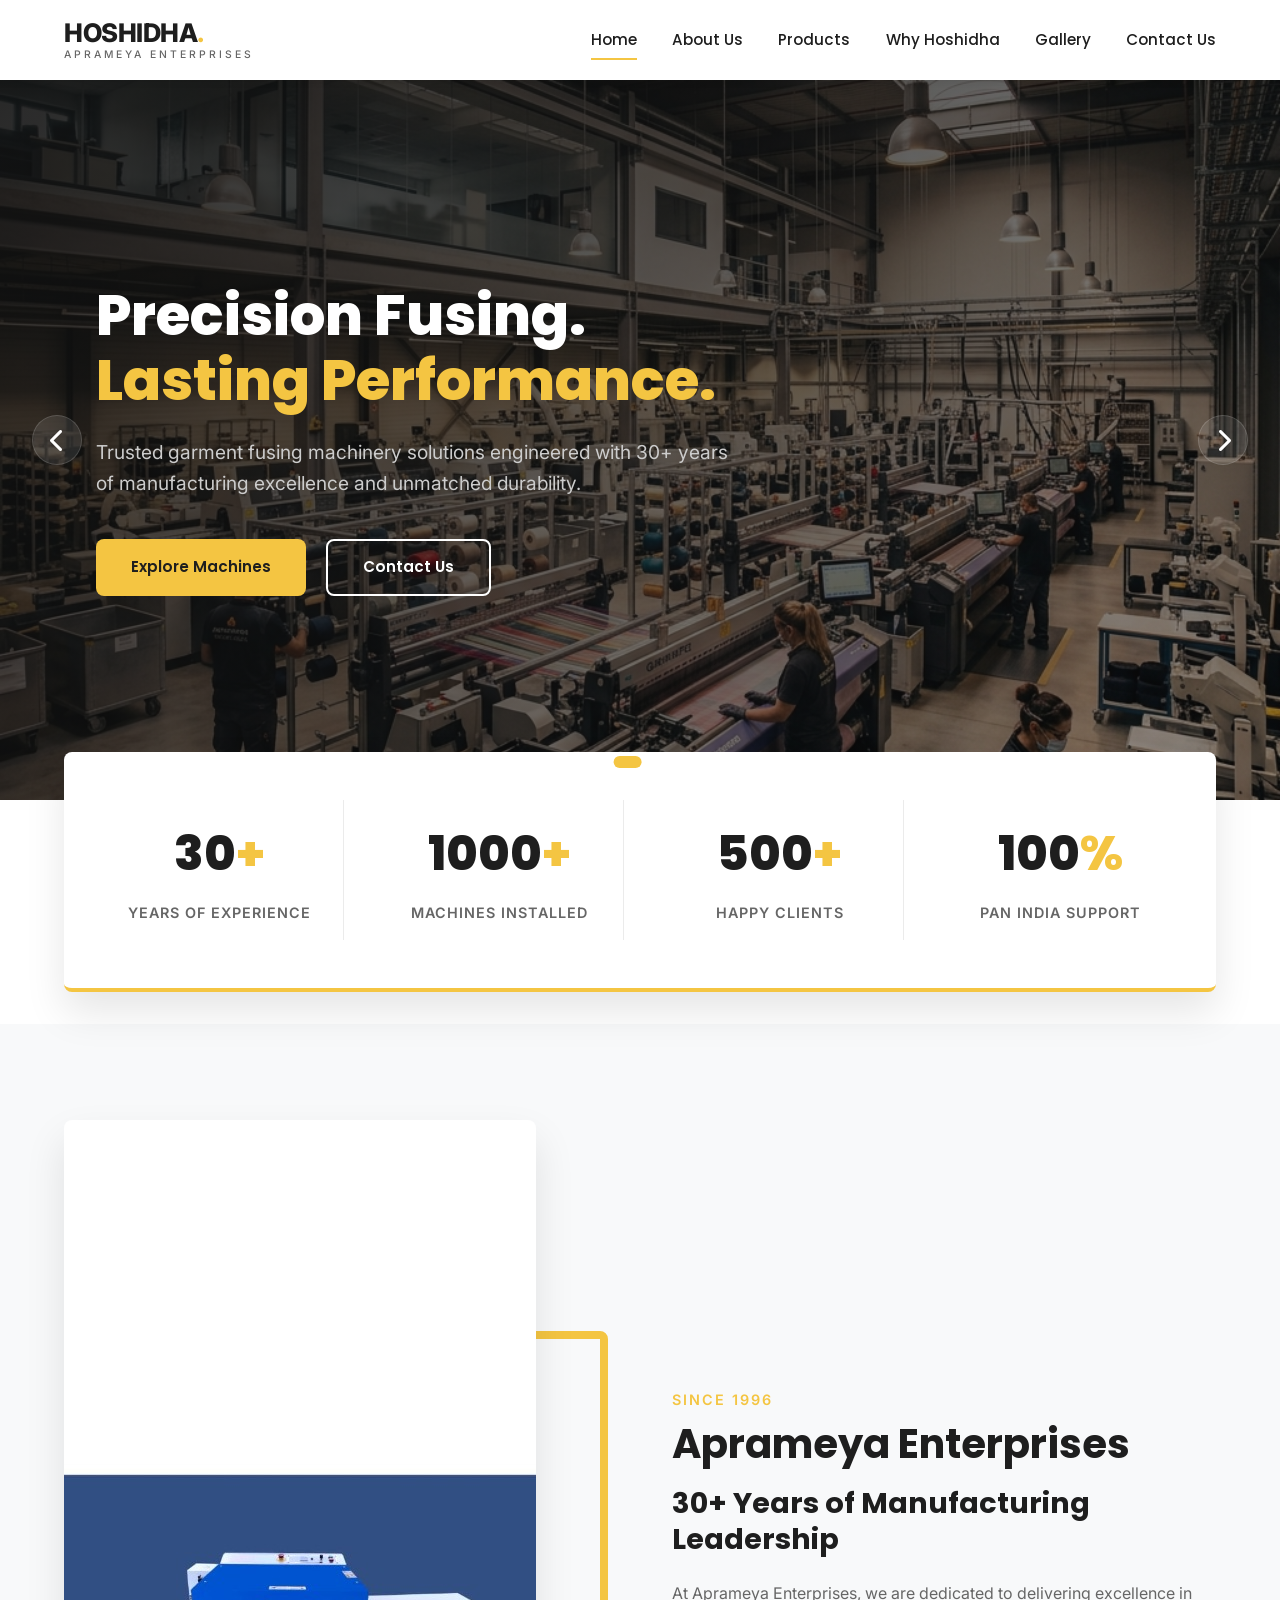
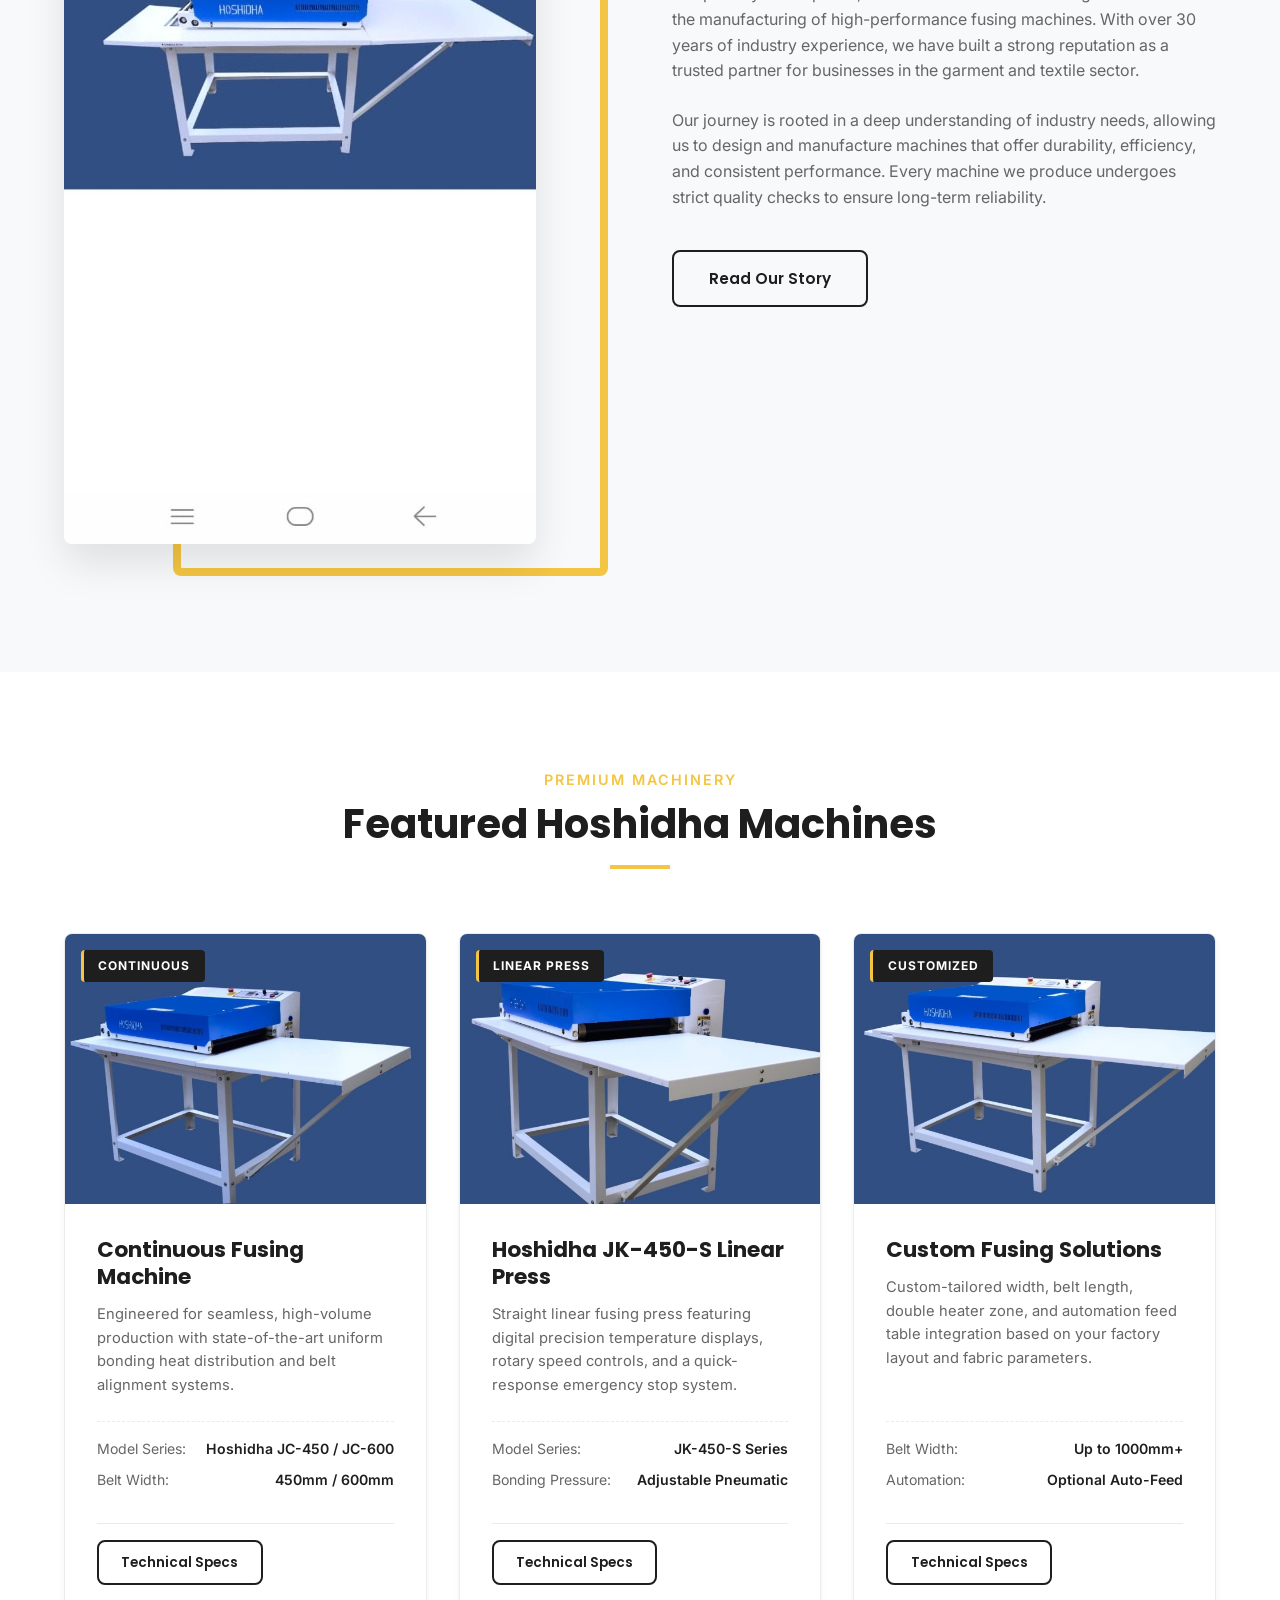
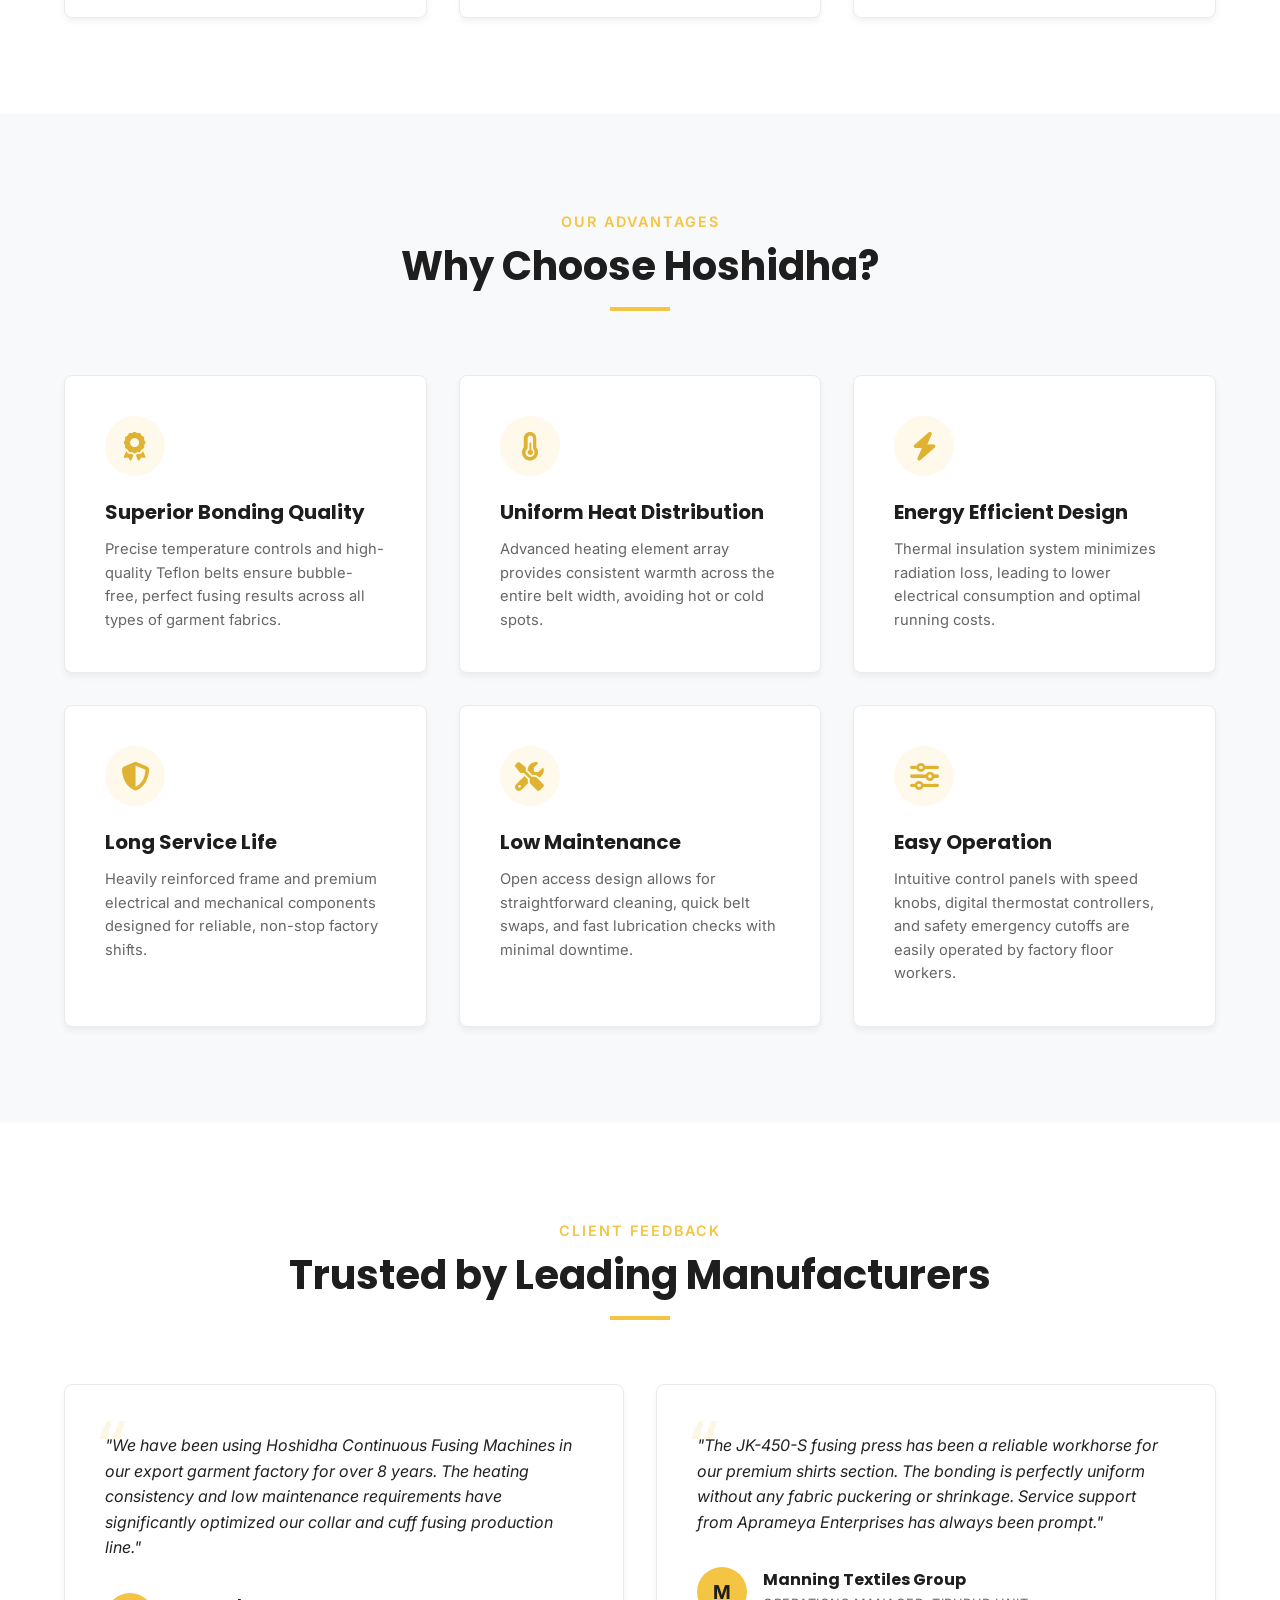
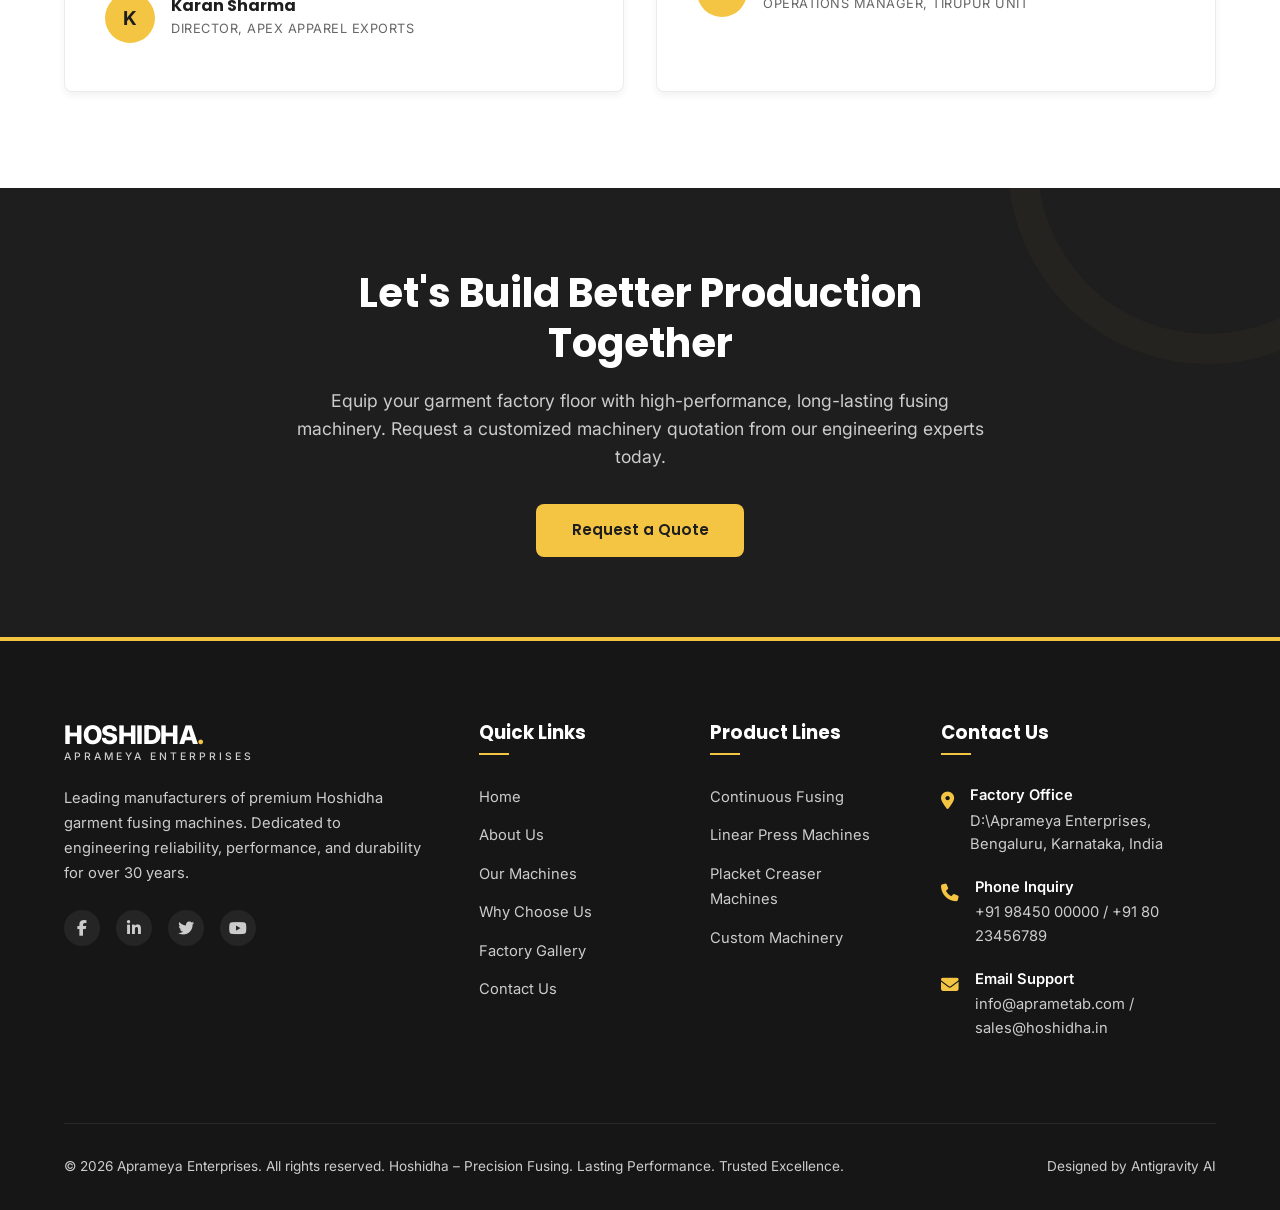
<file: index.html>
<!DOCTYPE html>
<html lang="en">
<head>
    <meta charset="UTF-8">
    <meta name="viewport" content="width=device-width, initial-scale=1.0">
    <title>Hoshidha Fusing Machines | Aprameya Enterprises</title>
    <meta name="description" content="Manufacturers of Hoshidha Fusing Machines. Precision Fusing, Lasting Performance, and trusted textile machinery engineering with 30+ years of excellence.">
    <meta name="keywords" content="Fusing Machine, Garment Machinery, Textile Machine, Aprameya Enterprises, Hoshidha, Continuous Fusing, Fusing Press">
    
    <!-- CSS Stylesheet -->
    <link rel="stylesheet" href="assets/css/style.css">
    
    <!-- FontAwesome for Icons -->
    <link rel="stylesheet" href="https://cdnjs.cloudflare.com/ajax/libs/font-awesome/6.4.0/css/all.min.css">
</head>
<body>

    <!-- Header Navigation -->
    <header class="header" id="header">
        <div class="container nav-container">
            <a href="index.html" class="logo-wrapper">
                <span class="logo-brand">HOSHIDHA<span>.</span></span>
                <span class="logo-sub">Aprameya Enterprises</span>
            </a>
            
            <nav class="nav-menu" id="nav-menu">
                <a href="index.html" class="nav-link active">Home</a>
                <a href="about.html" class="nav-link">About Us</a>
                <a href="products.html" class="nav-link">Products</a>
                <a href="why-hoshidha.html" class="nav-link">Why Hoshidha</a>
                <a href="gallery.html" class="nav-link">Gallery</a>
                <a href="contact.html" class="nav-link">Contact Us</a>
            </nav>
            
            <div class="hamburger" id="hamburger">
                <span></span>
                <span></span>
                <span></span>
            </div>
        </div>
    </header>

    <!-- Hero Slider Section -->
    <section class="hero-slider">
        <div class="slider-container">
            <!-- Slide 1 -->
            <div class="slide active" style="background-image: url('assets/images/slider1.png');">
                <div class="slide-overlay"></div>
                <div class="container">
                    <div class="slide-content">
                        <h1>Precision Fusing.<br><span>Lasting Performance.</span></h1>
                        <p>Trusted garment fusing machinery solutions engineered with 30+ years of manufacturing excellence and unmatched durability.</p>
                        <div class="slide-actions">
                            <a href="products.html" class="btn btn-primary">Explore Machines</a>
                            <a href="contact.html" class="btn btn-outline">Contact Us</a>
                        </div>
                    </div>
                </div>
            </div>
            <!-- Slide 2 -->
            <div class="slide" style="background-image: url('assets/images/slider2.png');">
                <div class="slide-overlay"></div>
                <div class="container">
                    <div class="slide-content">
                        <h1>Engineering Excellence.<br><span>Industrial Quality.</span></h1>
                        <p>High-performance machinery designed specifically for the rigorous demands of modern garment and textile manufacturing facilities.</p>
                        <div class="slide-actions">
                            <a href="products.html" class="btn btn-primary">Explore Machines</a>
                            <a href="contact.html" class="btn btn-outline">Contact Us</a>
                        </div>
                    </div>
                </div>
            </div>
        </div>
        
        <!-- Slider Navigation Arrows -->
        <div class="slider-arrow slider-prev"><i class="fa-solid fa-chevron-left"></i></div>
        <div class="slider-arrow slider-next"><i class="fa-solid fa-chevron-right"></i></div>
        
        <!-- Slider Dots -->
        <div class="slider-dots"></div>
    </section>

    <!-- Statistics Section -->
    <section class="stats-section">
        <div class="container">
            <div class="stats-grid grid grid-4">
                <div class="stat-card">
                    <div class="stat-number" data-target="30" data-suffix="+">0</div>
                    <div class="stat-label">Years of Experience</div>
                </div>
                <div class="stat-card">
                    <div class="stat-number" data-target="1000" data-suffix="+">0</div>
                    <div class="stat-label">Machines Installed</div>
                </div>
                <div class="stat-card">
                    <div class="stat-number" data-target="500" data-suffix="+">0</div>
                    <div class="stat-label">Happy Clients</div>
                </div>
                <div class="stat-card">
                    <div class="stat-number" data-target="100" data-suffix="%">0</div>
                    <div class="stat-label">Pan India Support</div>
                </div>
            </div>
        </div>
    </section>

    <!-- About Preview Section -->
    <section class="section-padding bg-light">
        <div class="container">
            <div class="split-section">
                <div class="image-decor-wrapper reveal-left">
                    <!-- Real Machine Image -->
                    <img src="assets/images/machine_long_view.jpg" alt="Hoshidha Fusing Machine Long View">
                </div>
                <div class="split-content reveal-right">
                    <span class="section-subtitle">Since 1996</span>
                    <h2 class="section-title">Aprameya Enterprises</h2>
                    <h3>30+ Years of Manufacturing Leadership</h3>
                    <p>At Aprameya Enterprises, we are dedicated to delivering excellence in the manufacturing of high-performance fusing machines. With over 30 years of industry experience, we have built a strong reputation as a trusted partner for businesses in the garment and textile sector.</p>
                    <p>Our journey is rooted in a deep understanding of industry needs, allowing us to design and manufacture machines that offer durability, efficiency, and consistent performance. Every machine we produce undergoes strict quality checks to ensure long-term reliability.</p>
                    <a href="about.html" class="btn btn-outline-dark" style="margin-top: 1rem;">Read Our Story</a>
                </div>
            </div>
        </div>
    </section>

    <!-- Featured Products Showcase -->
    <section class="section-padding">
        <div class="container">
            <div class="section-title-wrapper text-center reveal">
                <span class="section-subtitle">Premium Machinery</span>
                <h2 class="section-title">Featured Hoshidha Machines</h2>
            </div>
            
            <div class="grid grid-3 reveal">
                <!-- Machine Card 1 -->
                <div class="machine-card">
                    <div class="machine-img-container">
                        <span class="machine-badge">Continuous</span>
                        <img src="assets/images/machine_full_view1.jpg" alt="Continuous Fusing Machine">
                    </div>
                    <div class="machine-info">
                        <h3 class="machine-title">Continuous Fusing Machine</h3>
                        <p class="machine-desc">Engineered for seamless, high-volume production with state-of-the-art uniform bonding heat distribution and belt alignment systems.</p>
                        <div class="machine-specs">
                            <div class="machine-spec-item">
                                <span class="machine-spec-label">Model Series:</span>
                                <span class="machine-spec-val">Hoshidha JC-450 / JC-600</span>
                            </div>
                            <div class="machine-spec-item">
                                <span class="machine-spec-label">Belt Width:</span>
                                <span class="machine-spec-val">450mm / 600mm</span>
                            </div>
                        </div>
                        <div class="machine-footer">
                            <a href="products.html" class="btn btn-outline-dark btn-sm">Technical Specs</a>
                        </div>
                    </div>
                </div>
                
                <!-- Machine Card 2 -->
                <div class="machine-card">
                    <div class="machine-img-container">
                        <span class="machine-badge">Linear Press</span>
                        <img src="assets/images/machine_full_view2.jpg" alt="Industrial Fusing Press">
                    </div>
                    <div class="machine-info">
                        <h3 class="machine-title">Hoshidha JK-450-S Linear Press</h3>
                        <p class="machine-desc">Straight linear fusing press featuring digital precision temperature displays, rotary speed controls, and a quick-response emergency stop system.</p>
                        <div class="machine-specs">
                            <div class="machine-spec-item">
                                <span class="machine-spec-label">Model Series:</span>
                                <span class="machine-spec-val">JK-450-S Series</span>
                            </div>
                            <div class="machine-spec-item">
                                <span class="machine-spec-label">Bonding Pressure:</span>
                                <span class="machine-spec-val">Adjustable Pneumatic</span>
                            </div>
                        </div>
                        <div class="machine-footer">
                            <a href="products.html" class="btn btn-outline-dark btn-sm">Technical Specs</a>
                        </div>
                    </div>
                </div>
                
                <!-- Machine Card 3 -->
                <div class="machine-card">
                    <div class="machine-img-container">
                        <span class="machine-badge">Customized</span>
                        <img src="assets/images/machine_full_view3.jpg" alt="Customized Fusing Solutions">
                    </div>
                    <div class="machine-info">
                        <h3 class="machine-title">Custom Fusing Solutions</h3>
                        <p class="machine-desc">Custom-tailored width, belt length, double heater zone, and automation feed table integration based on your factory layout and fabric parameters.</p>
                        <div class="machine-specs">
                            <div class="machine-spec-item">
                                <span class="machine-spec-label">Belt Width:</span>
                                <span class="machine-spec-val">Up to 1000mm+</span>
                            </div>
                            <div class="machine-spec-item">
                                <span class="machine-spec-label">Automation:</span>
                                <span class="machine-spec-val">Optional Auto-Feed</span>
                            </div>
                        </div>
                        <div class="machine-footer">
                            <a href="products.html" class="btn btn-outline-dark btn-sm">Technical Specs</a>
                        </div>
                    </div>
                </div>
            </div>
        </div>
    </section>

    <!-- Why Choose Hoshidha Section -->
    <section class="section-padding bg-light">
        <div class="container">
            <div class="section-title-wrapper text-center reveal">
                <span class="section-subtitle">Our Advantages</span>
                <h2 class="section-title">Why Choose Hoshidha?</h2>
            </div>
            
            <div class="grid grid-3 reveal">
                <div class="icon-card">
                    <div class="icon-wrapper"><i class="fa-solid fa-award"></i></div>
                    <h4>Superior Bonding Quality</h4>
                    <p>Precise temperature controls and high-quality Teflon belts ensure bubble-free, perfect fusing results across all types of garment fabrics.</p>
                </div>
                
                <div class="icon-card">
                    <div class="icon-wrapper"><i class="fa-solid fa-temperature-half"></i></div>
                    <h4>Uniform Heat Distribution</h4>
                    <p>Advanced heating element array provides consistent warmth across the entire belt width, avoiding hot or cold spots.</p>
                </div>
                
                <div class="icon-card">
                    <div class="icon-wrapper"><i class="fa-solid fa-bolt"></i></div>
                    <h4>Energy Efficient Design</h4>
                    <p>Thermal insulation system minimizes radiation loss, leading to lower electrical consumption and optimal running costs.</p>
                </div>
                
                <div class="icon-card">
                    <div class="icon-wrapper"><i class="fa-solid fa-shield-halved"></i></div>
                    <h4>Long Service Life</h4>
                    <p>Heavily reinforced frame and premium electrical and mechanical components designed for reliable, non-stop factory shifts.</p>
                </div>
                
                <div class="icon-card">
                    <div class="icon-wrapper"><i class="fa-solid fa-screwdriver-wrench"></i></div>
                    <h4>Low Maintenance</h4>
                    <p>Open access design allows for straightforward cleaning, quick belt swaps, and fast lubrication checks with minimal downtime.</p>
                </div>
                
                <div class="icon-card">
                    <div class="icon-wrapper"><i class="fa-solid fa-sliders"></i></div>
                    <h4>Easy Operation</h4>
                    <p>Intuitive control panels with speed knobs, digital thermostat controllers, and safety emergency cutoffs are easily operated by factory floor workers.</p>
                </div>
            </div>
        </div>
    </section>

    <!-- Testimonials Section -->
    <section class="section-padding">
        <div class="container">
            <div class="section-title-wrapper text-center reveal">
                <span class="section-subtitle">Client Feedback</span>
                <h2 class="section-title">Trusted by Leading Manufacturers</h2>
            </div>
            
            <div class="grid grid-2 reveal">
                <div class="testimonial-card">
                    <p class="testimonial-text">"We have been using Hoshidha Continuous Fusing Machines in our export garment factory for over 8 years. The heating consistency and low maintenance requirements have significantly optimized our collar and cuff fusing production line."</p>
                    <div class="client-info">
                        <div class="client-avatar">K</div>
                        <div class="client-meta">
                            <h5>Karan Sharma</h5>
                            <p>Director, Apex Apparel Exports</p>
                        </div>
                    </div>
                </div>
                
                <div class="testimonial-card">
                    <p class="testimonial-text">"The JK-450-S fusing press has been a reliable workhorse for our premium shirts section. The bonding is perfectly uniform without any fabric puckering or shrinkage. Service support from Aprameya Enterprises has always been prompt."</p>
                    <div class="client-info">
                        <div class="client-avatar">M</div>
                        <div class="client-meta">
                            <h5>Manning Textiles Group</h5>
                            <p>Operations Manager, Tirupur Unit</p>
                        </div>
                    </div>
                </div>
            </div>
        </div>
    </section>

    <!-- CTA Section -->
    <section class="cta-section text-center reveal">
        <div class="container">
            <div class="cta-content">
                <h2>Let's Build Better Production Together</h2>
                <p>Equip your garment factory floor with high-performance, long-lasting fusing machinery. Request a customized machinery quotation from our engineering experts today.</p>
                <a href="contact.html" class="btn btn-primary">Request a Quote</a>
            </div>
        </div>
    </section>

    <!-- Footer -->
    <footer class="footer">
        <div class="container">
            <div class="footer-grid">
                <div class="footer-col footer-about">
                    <a href="index.html" class="logo-wrapper" style="margin-bottom: 1.5rem;">
                        <span class="logo-brand" style="color: var(--white);">HOSHIDHA<span>.</span></span>
                        <span class="logo-sub" style="color: var(--text-light);">Aprameya Enterprises</span>
                    </a>
                    <p>Leading manufacturers of premium Hoshidha garment fusing machines. Dedicated to engineering reliability, performance, and durability for over 30 years.</p>
                    <div class="social-links">
                        <a href="#" class="social-icon"><i class="fa-brands fa-facebook-f"></i></a>
                        <a href="#" class="social-icon"><i class="fa-brands fa-linkedin-in"></i></a>
                        <a href="#" class="social-icon"><i class="fa-brands fa-twitter"></i></a>
                        <a href="#" class="social-icon"><i class="fa-brands fa-youtube"></i></a>
                    </div>
                </div>
                
                <div class="footer-col">
                    <h4>Quick Links</h4>
                    <ul class="footer-links-list">
                        <li><a href="index.html" class="footer-link">Home</a></li>
                        <li><a href="about.html" class="footer-link">About Us</a></li>
                        <li><a href="products.html" class="footer-link">Our Machines</a></li>
                        <li><a href="why-hoshidha.html" class="footer-link">Why Choose Us</a></li>
                        <li><a href="gallery.html" class="footer-link">Factory Gallery</a></li>
                        <li><a href="contact.html" class="footer-link">Contact Us</a></li>
                    </ul>
                </div>
                
                <div class="footer-col">
                    <h4>Product Lines</h4>
                    <ul class="footer-links-list">
                        <li><a href="products.html" class="footer-link">Continuous Fusing</a></li>
                        <li><a href="products.html" class="footer-link">Linear Press Machines</a></li>
                        <li><a href="products.html" class="footer-link">Placket Creaser Machines</a></li>
                        <li><a href="products.html" class="footer-link">Custom Machinery</a></li>
                    </ul>
                </div>
                
                <div class="footer-col">
                    <h4>Contact Us</h4>
                    <div class="footer-contact-item">
                        <div class="footer-contact-icon"><i class="fa-solid fa-location-dot"></i></div>
                        <div class="footer-contact-text">
                            <span>Factory Office</span>
                            D:\Aprameya Enterprises, Bengaluru, Karnataka, India
                        </div>
                    </div>
                    <div class="footer-contact-item">
                        <div class="footer-contact-icon"><i class="fa-solid fa-phone"></i></div>
                        <div class="footer-contact-text">
                            <span>Phone Inquiry</span>
                            +91 98450 00000 / +91 80 23456789
                        </div>
                    </div>
                    <div class="footer-contact-item">
                        <div class="footer-contact-icon"><i class="fa-solid fa-envelope"></i></div>
                        <div class="footer-contact-text">
                            <span>Email Support</span>
                            info@aprametab.com / sales@hoshidha.in
                        </div>
                    </div>
                </div>
            </div>
            
            <div class="footer-bottom">
                <p>&copy; 2026 Aprameya Enterprises. All rights reserved. Hoshidha – Precision Fusing. Lasting Performance. Trusted Excellence.</p>
                <p>Designed by Antigravity AI</p>
            </div>
        </div>
    </footer>

    <!-- JS Scripts -->
    <script src="assets/js/main.js"></script>
</body>
</html>
</file>
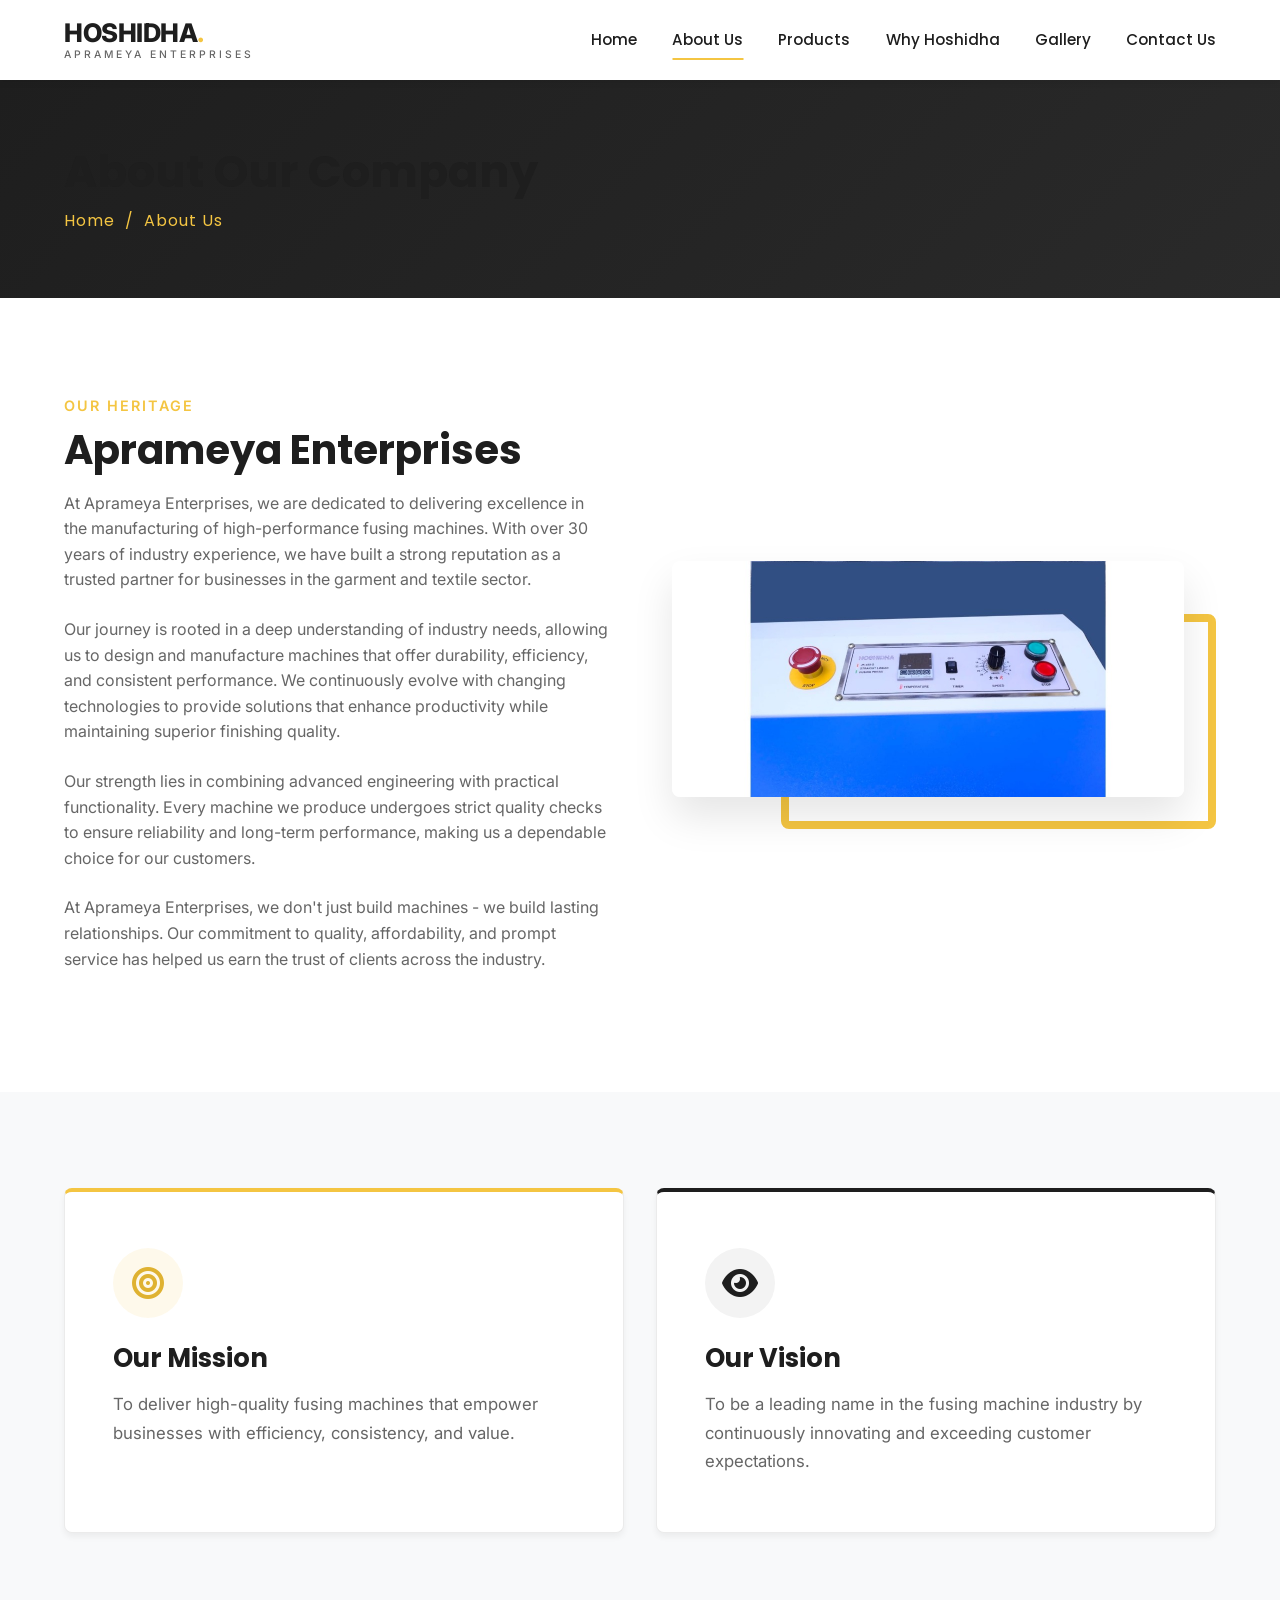
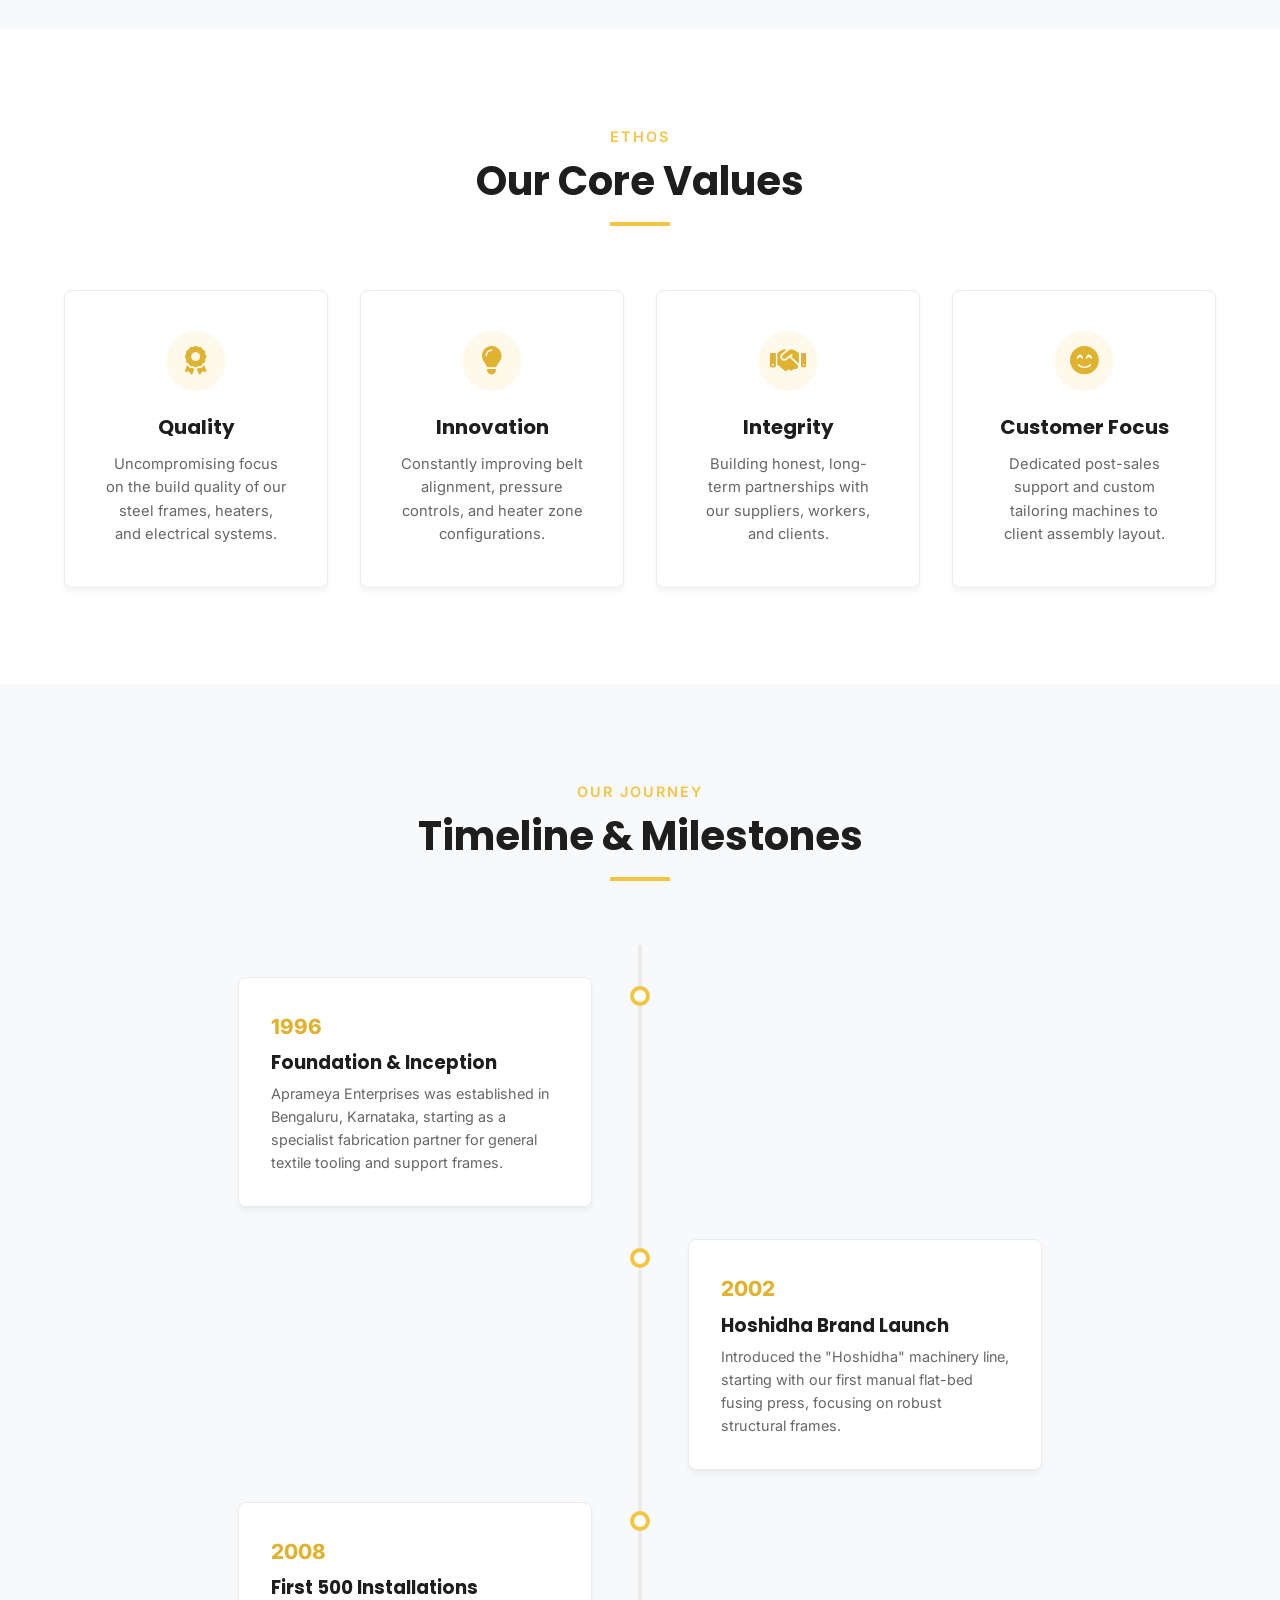
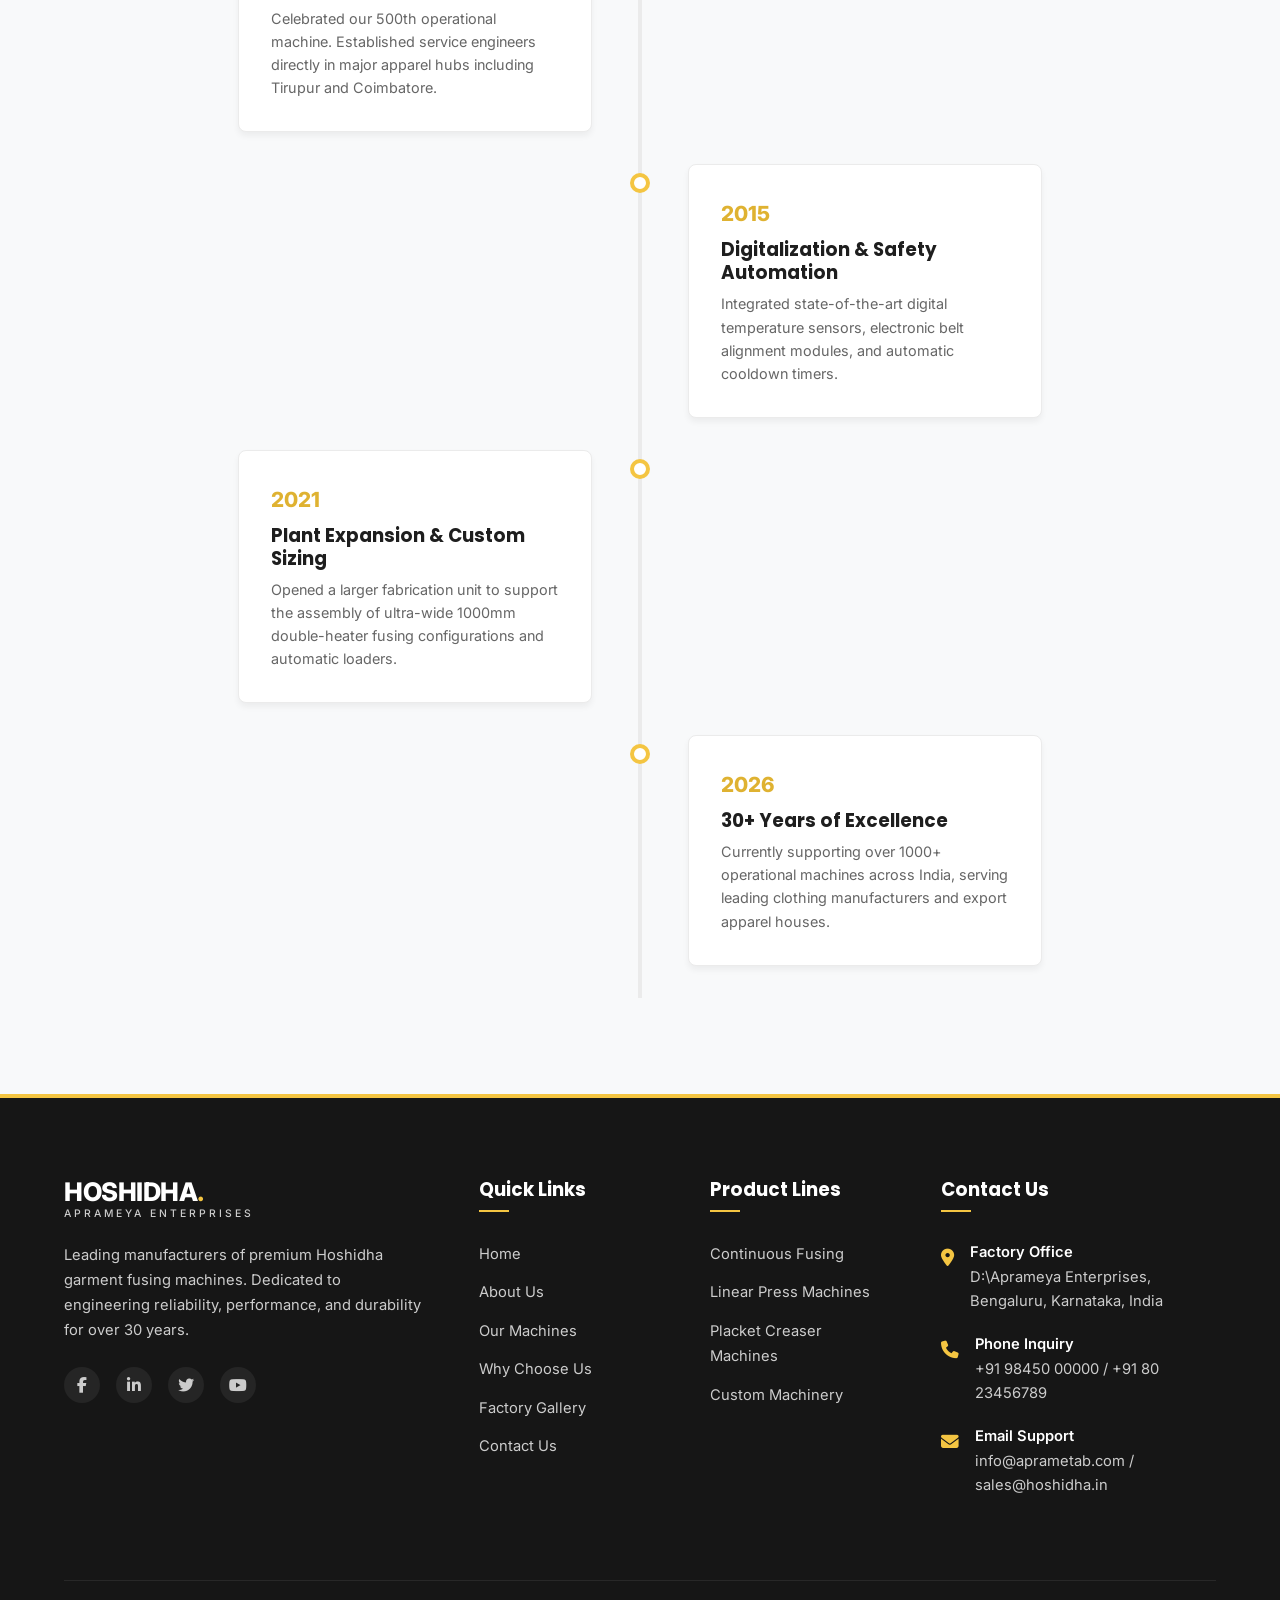
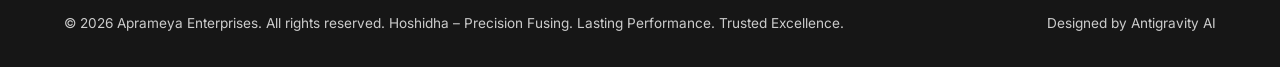
<file: about.html>
<!DOCTYPE html>
<html lang="en">
<head>
    <meta charset="UTF-8">
    <meta name="viewport" content="width=device-width, initial-scale=1.0">
    <title>About Us | Hoshidha Fusing Machines</title>
    <meta name="description" content="Learn about Aprameya Enterprises and the Hoshidha brand. Discover our mission, vision, core values, and our 30+ year history in garment machinery manufacturing.">
    
    <!-- CSS Stylesheet -->
    <link rel="stylesheet" href="assets/css/style.css">
    
    <!-- FontAwesome for Icons -->
    <link rel="stylesheet" href="https://cdnjs.cloudflare.com/ajax/libs/font-awesome/6.4.0/css/all.min.css">
</head>
<body>

    <!-- Header Navigation -->
    <header class="header" id="header">
        <div class="container nav-container">
            <a href="index.html" class="logo-wrapper">
                <span class="logo-brand">HOSHIDHA<span>.</span></span>
                <span class="logo-sub">Aprameya Enterprises</span>
            </a>
            
            <nav class="nav-menu" id="nav-menu">
                <a href="index.html" class="nav-link">Home</a>
                <a href="about.html" class="nav-link active">About Us</a>
                <a href="products.html" class="nav-link">Products</a>
                <a href="why-hoshidha.html" class="nav-link">Why Hoshidha</a>
                <a href="gallery.html" class="nav-link">Gallery</a>
                <a href="contact.html" class="nav-link">Contact Us</a>
            </nav>
            
            <div class="hamburger" id="hamburger">
                <span></span>
                <span></span>
                <span></span>
            </div>
        </div>
    </header>

    <!-- Sub-Hero Breadcrumb Page Header -->
    <section class="section-padding bg-dark" style="padding: 4rem 0; background: linear-gradient(135deg, #1e1e1e 0%, #2a2a2a 100%);">
        <div class="container">
            <h1 style="font-size: 2.8rem; margin-bottom: 0.5rem;">About Our Company</h1>
            <p style="color: var(--primary-yellow); font-family: 'Poppins', sans-serif; letter-spacing: 1px;">Home &nbsp;/&nbsp; About Us</p>
        </div>
    </section>

    <!-- Detailed Company Narrative -->
    <section class="section-padding">
        <div class="container">
            <div class="split-section">
                <div class="split-content reveal-left">
                    <span class="section-subtitle">Our Heritage</span>
                    <h2 class="section-title">Aprameya Enterprises</h2>
                    <p>At Aprameya Enterprises, we are dedicated to delivering excellence in the manufacturing of high-performance fusing machines. With over 30 years of industry experience, we have built a strong reputation as a trusted partner for businesses in the garment and textile sector.</p>
                    <p>Our journey is rooted in a deep understanding of industry needs, allowing us to design and manufacture machines that offer durability, efficiency, and consistent performance. We continuously evolve with changing technologies to provide solutions that enhance productivity while maintaining superior finishing quality.</p>
                    <p>Our strength lies in combining advanced engineering with practical functionality. Every machine we produce undergoes strict quality checks to ensure reliability and long-term performance, making us a dependable choice for our customers.</p>
                    <p>At Aprameya Enterprises, we don't just build machines - we build lasting relationships. Our commitment to quality, affordability, and prompt service has helped us earn the trust of clients across the industry.</p>
                </div>
                <div class="image-decor-wrapper reveal-right">
                    <!-- Real Machine Control Panel View -->
                    <img src="assets/images/machine_panel_closeup.jpg" alt="Hoshidha Fusing Press Control Panel Details" style="width: 100%;">
                </div>
            </div>
        </div>
    </section>

    <!-- Mission & Vision Section -->
    <section class="section-padding bg-light">
        <div class="container">
            <div class="grid grid-2 reveal">
                <div class="icon-card" style="padding: 3.5rem 3rem; border-top: 4px solid var(--primary-yellow);">
                    <div class="icon-wrapper" style="width: 70px; height: 70px; font-size: 2rem;"><i class="fa-solid fa-bullseye"></i></div>
                    <h3 style="font-size: 1.6rem; margin-bottom: 1rem;">Our Mission</h3>
                    <p style="font-size: 1.05rem; line-height: 1.7; color: var(--text-muted);">To deliver high-quality fusing machines that empower businesses with efficiency, consistency, and value.</p>
                </div>
                
                <div class="icon-card" style="padding: 3.5rem 3rem; border-top: 4px solid var(--dark-charcoal);">
                    <div class="icon-wrapper" style="width: 70px; height: 70px; font-size: 2rem; background-color: rgba(30, 30, 30, 0.05); color: var(--dark-charcoal);"><i class="fa-solid fa-eye"></i></div>
                    <h3 style="font-size: 1.6rem; margin-bottom: 1rem;">Our Vision</h3>
                    <p style="font-size: 1.05rem; line-height: 1.7; color: var(--text-muted);">To be a leading name in the fusing machine industry by continuously innovating and exceeding customer expectations.</p>
                </div>
            </div>
        </div>
    </section>

    <!-- Core Values Section -->
    <section class="section-padding">
        <div class="container">
            <div class="section-title-wrapper text-center reveal">
                <span class="section-subtitle">Ethos</span>
                <h2 class="section-title">Our Core Values</h2>
            </div>
            
            <div class="grid grid-4 reveal">
                <div class="icon-card text-center">
                    <div class="icon-wrapper" style="margin: 0 auto 1.5rem;"><i class="fa-solid fa-award"></i></div>
                    <h4>Quality</h4>
                    <p>Uncompromising focus on the build quality of our steel frames, heaters, and electrical systems.</p>
                </div>
                
                <div class="icon-card text-center">
                    <div class="icon-wrapper" style="margin: 0 auto 1.5rem;"><i class="fa-solid fa-lightbulb"></i></div>
                    <h4>Innovation</h4>
                    <p>Constantly improving belt alignment, pressure controls, and heater zone configurations.</p>
                </div>
                
                <div class="icon-card text-center">
                    <div class="icon-wrapper" style="margin: 0 auto 1.5rem;"><i class="fa-solid fa-handshake"></i></div>
                    <h4>Integrity</h4>
                    <p>Building honest, long-term partnerships with our suppliers, workers, and clients.</p>
                </div>
                
                <div class="icon-card text-center">
                    <div class="icon-wrapper" style="margin: 0 auto 1.5rem;"><i class="fa-solid fa-smile-beam"></i></div>
                    <h4>Customer Focus</h4>
                    <p>Dedicated post-sales support and custom tailoring machines to client assembly layout.</p>
                </div>
            </div>
        </div>
    </section>

    <!-- Milestones Timeline Section -->
    <section class="section-padding bg-light">
        <div class="container">
            <div class="section-title-wrapper text-center reveal">
                <span class="section-subtitle">Our Journey</span>
                <h2 class="section-title">Timeline & Milestones</h2>
            </div>
            
            <div class="timeline reveal">
                <!-- Timeline Item 1 -->
                <div class="timeline-item timeline-left">
                    <div class="timeline-content">
                        <span class="timeline-year">1996</span>
                        <h4>Foundation & Inception</h4>
                        <p>Aprameya Enterprises was established in Bengaluru, Karnataka, starting as a specialist fabrication partner for general textile tooling and support frames.</p>
                    </div>
                </div>
                
                <!-- Timeline Item 2 -->
                <div class="timeline-item timeline-right">
                    <div class="timeline-content">
                        <span class="timeline-year">2002</span>
                        <h4>Hoshidha Brand Launch</h4>
                        <p>Introduced the "Hoshidha" machinery line, starting with our first manual flat-bed fusing press, focusing on robust structural frames.</p>
                    </div>
                </div>
                
                <!-- Timeline Item 3 -->
                <div class="timeline-item timeline-left">
                    <div class="timeline-content">
                        <span class="timeline-year">2008</span>
                        <h4>First 500 Installations</h4>
                        <p>Celebrated our 500th operational machine. Established service engineers directly in major apparel hubs including Tirupur and Coimbatore.</p>
                    </div>
                </div>
                
                <!-- Timeline Item 4 -->
                <div class="timeline-item timeline-right">
                    <div class="timeline-content">
                        <span class="timeline-year">2015</span>
                        <h4>Digitalization & Safety Automation</h4>
                        <p>Integrated state-of-the-art digital temperature sensors, electronic belt alignment modules, and automatic cooldown timers.</p>
                    </div>
                </div>
                
                <!-- Timeline Item 5 -->
                <div class="timeline-item timeline-left">
                    <div class="timeline-content">
                        <span class="timeline-year">2021</span>
                        <h4>Plant Expansion & Custom Sizing</h4>
                        <p>Opened a larger fabrication unit to support the assembly of ultra-wide 1000mm double-heater fusing configurations and automatic loaders.</p>
                    </div>
                </div>
                
                <!-- Timeline Item 6 -->
                <div class="timeline-item timeline-right">
                    <div class="timeline-content">
                        <span class="timeline-year">2026</span>
                        <h4>30+ Years of Excellence</h4>
                        <p>Currently supporting over 1000+ operational machines across India, serving leading clothing manufacturers and export apparel houses.</p>
                    </div>
                </div>
            </div>
        </div>
    </section>

    <!-- Footer -->
    <footer class="footer">
        <div class="container">
            <div class="footer-grid">
                <div class="footer-col footer-about">
                    <a href="index.html" class="logo-wrapper" style="margin-bottom: 1.5rem;">
                        <span class="logo-brand" style="color: var(--white);">HOSHIDHA<span>.</span></span>
                        <span class="logo-sub" style="color: var(--text-light);">Aprameya Enterprises</span>
                    </a>
                    <p>Leading manufacturers of premium Hoshidha garment fusing machines. Dedicated to engineering reliability, performance, and durability for over 30 years.</p>
                    <div class="social-links">
                        <a href="#" class="social-icon"><i class="fa-brands fa-facebook-f"></i></a>
                        <a href="#" class="social-icon"><i class="fa-brands fa-linkedin-in"></i></a>
                        <a href="#" class="social-icon"><i class="fa-brands fa-twitter"></i></a>
                        <a href="#" class="social-icon"><i class="fa-brands fa-youtube"></i></a>
                    </div>
                </div>
                
                <div class="footer-col">
                    <h4>Quick Links</h4>
                    <ul class="footer-links-list">
                        <li><a href="index.html" class="footer-link">Home</a></li>
                        <li><a href="about.html" class="footer-link">About Us</a></li>
                        <li><a href="products.html" class="footer-link">Our Machines</a></li>
                        <li><a href="why-hoshidha.html" class="footer-link">Why Choose Us</a></li>
                        <li><a href="gallery.html" class="footer-link">Factory Gallery</a></li>
                        <li><a href="contact.html" class="footer-link">Contact Us</a></li>
                    </ul>
                </div>
                
                <div class="footer-col">
                    <h4>Product Lines</h4>
                    <ul class="footer-links-list">
                        <li><a href="products.html" class="footer-link">Continuous Fusing</a></li>
                        <li><a href="products.html" class="footer-link">Linear Press Machines</a></li>
                        <li><a href="products.html" class="footer-link">Placket Creaser Machines</a></li>
                        <li><a href="products.html" class="footer-link">Custom Machinery</a></li>
                    </ul>
                </div>
                
                <div class="footer-col">
                    <h4>Contact Us</h4>
                    <div class="footer-contact-item">
                        <div class="footer-contact-icon"><i class="fa-solid fa-location-dot"></i></div>
                        <div class="footer-contact-text">
                            <span>Factory Office</span>
                            D:\Aprameya Enterprises, Bengaluru, Karnataka, India
                        </div>
                    </div>
                    <div class="footer-contact-item">
                        <div class="footer-contact-icon"><i class="fa-solid fa-phone"></i></div>
                        <div class="footer-contact-text">
                            <span>Phone Inquiry</span>
                            +91 98450 00000 / +91 80 23456789
                        </div>
                    </div>
                    <div class="footer-contact-item">
                        <div class="footer-contact-icon"><i class="fa-solid fa-envelope"></i></div>
                        <div class="footer-contact-text">
                            <span>Email Support</span>
                            info@aprametab.com / sales@hoshidha.in
                        </div>
                    </div>
                </div>
            </div>
            
            <div class="footer-bottom">
                <p>&copy; 2026 Aprameya Enterprises. All rights reserved. Hoshidha – Precision Fusing. Lasting Performance. Trusted Excellence.</p>
                <p>Designed by Antigravity AI</p>
            </div>
        </div>
    </footer>

    <!-- JS Scripts -->
    <script src="assets/js/main.js"></script>
</body>
</html>
</file>
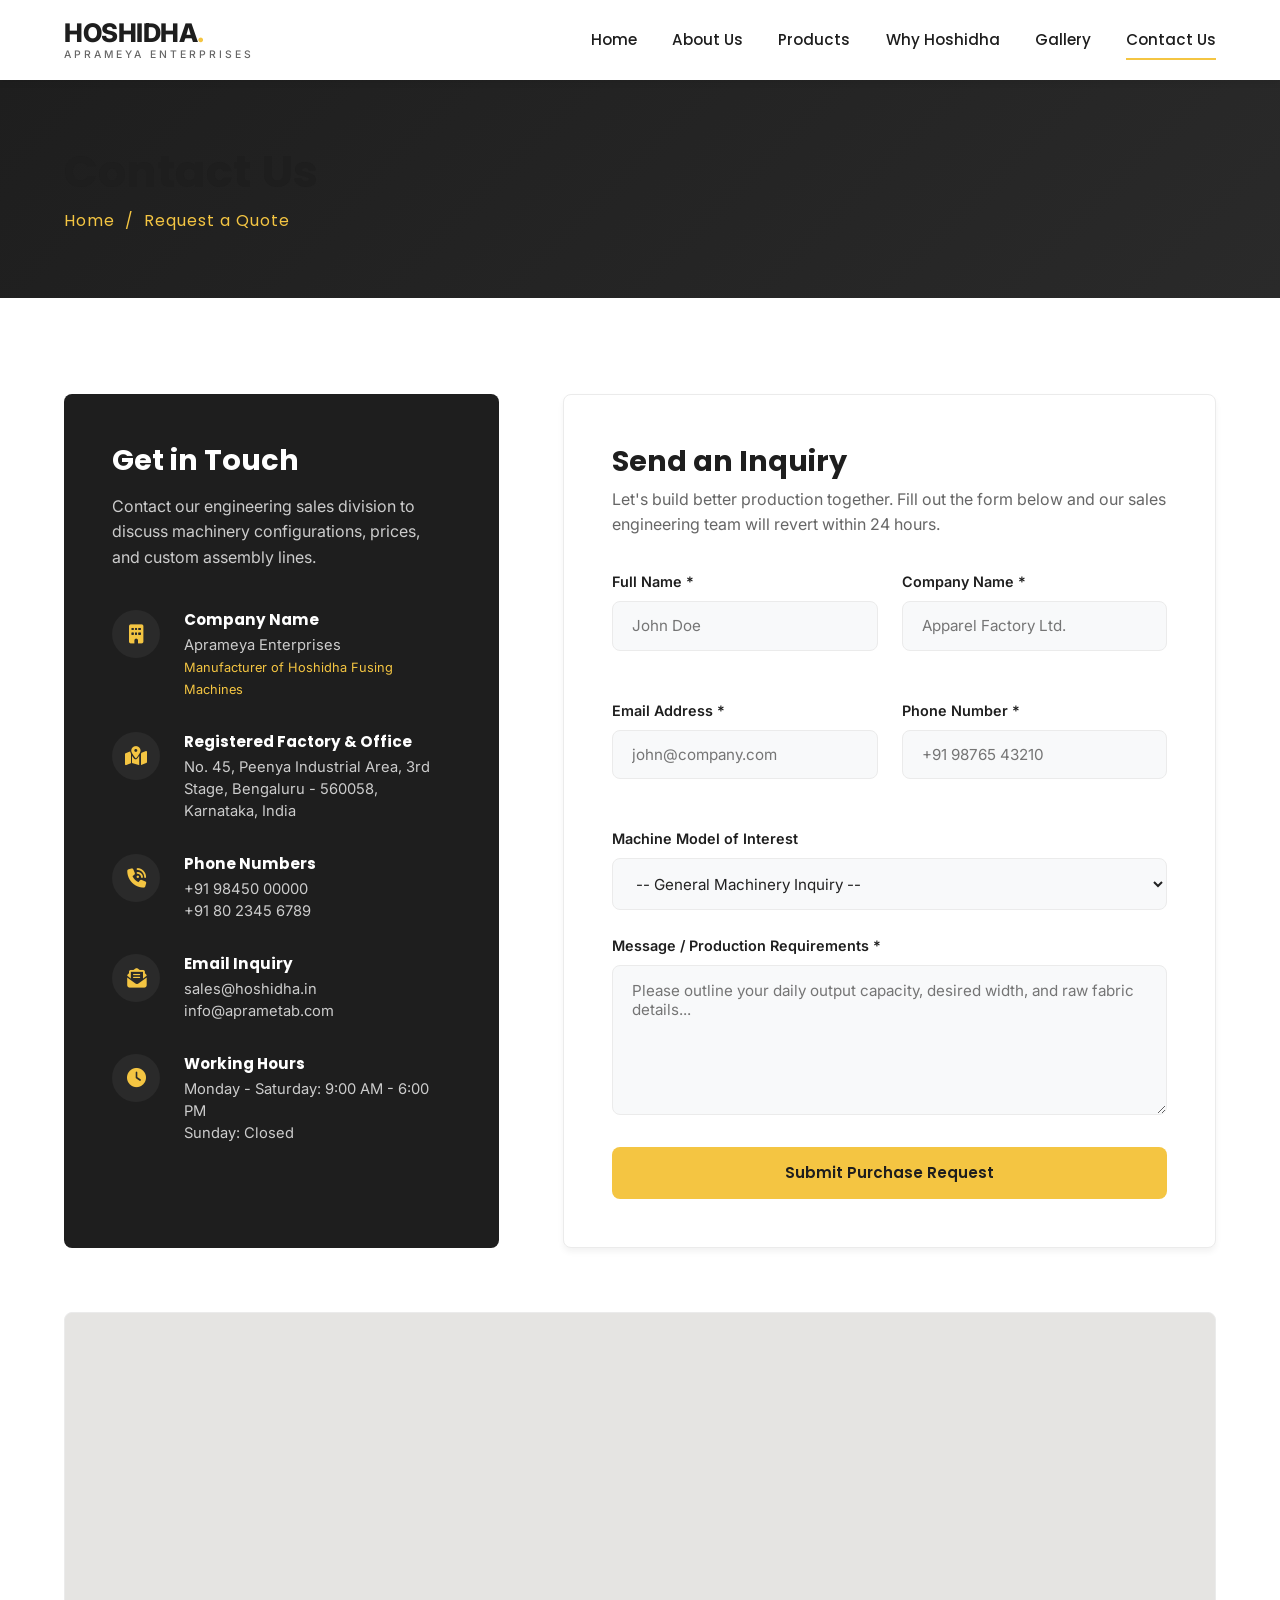
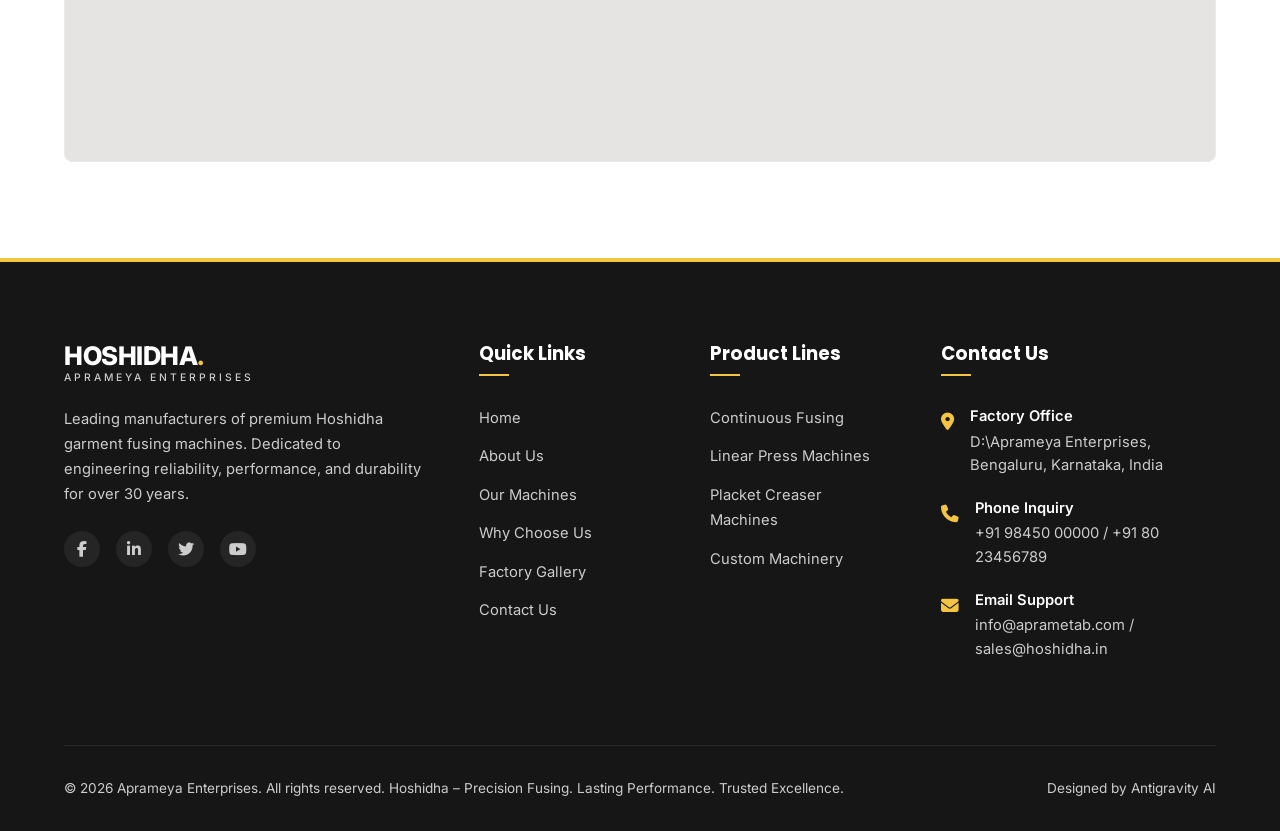
<file: contact.html>
<!DOCTYPE html>
<html lang="en">
<head>
    <meta charset="UTF-8">
    <meta name="viewport" content="width=device-width, initial-scale=1.0">
    <title>Contact Aprameya Enterprises | Hoshidha Fusing Machines</title>
    <meta name="description" content="Get in touch with Aprameya Enterprises. Request pricing, tech specs, or a customized fusing machinery quote for your garment factory.">
    
    <!-- CSS Stylesheet -->
    <link rel="stylesheet" href="assets/css/style.css">
    
    <!-- FontAwesome for Icons -->
    <link rel="stylesheet" href="https://cdnjs.cloudflare.com/ajax/libs/font-awesome/6.4.0/css/all.min.css">
</head>
<body>

    <!-- Header Navigation -->
    <header class="header" id="header">
        <div class="container nav-container">
            <a href="index.html" class="logo-wrapper">
                <span class="logo-brand">HOSHIDHA<span>.</span></span>
                <span class="logo-sub">Aprameya Enterprises</span>
            </a>
            
            <nav class="nav-menu" id="nav-menu">
                <a href="index.html" class="nav-link">Home</a>
                <a href="about.html" class="nav-link">About Us</a>
                <a href="products.html" class="nav-link">Products</a>
                <a href="why-hoshidha.html" class="nav-link">Why Hoshidha</a>
                <a href="gallery.html" class="nav-link">Gallery</a>
                <a href="contact.html" class="nav-link active">Contact Us</a>
            </nav>
            
            <div class="hamburger" id="hamburger">
                <span></span>
                <span></span>
                <span></span>
            </div>
        </div>
    </header>

    <!-- Sub-Hero Breadcrumb Page Header -->
    <section class="section-padding bg-dark" style="padding: 4rem 0; background: linear-gradient(135deg, #1e1e1e 0%, #2a2a2a 100%);">
        <div class="container">
            <h1 style="font-size: 2.8rem; margin-bottom: 0.5rem;">Contact Us</h1>
            <p style="color: var(--primary-yellow); font-family: 'Poppins', sans-serif; letter-spacing: 1px;">Home &nbsp;/&nbsp; Request a Quote</p>
        </div>
    </section>

    <!-- Contact Content Layout Section -->
    <section class="section-padding">
        <div class="container">
            <div class="contact-grid">
                
                <!-- Left Column: Contact Details Card -->
                <div class="contact-info-card reveal-left">
                    <h3>Get in Touch</h3>
                    <p>Contact our engineering sales division to discuss machinery configurations, prices, and custom assembly lines.</p>
                    
                    <div class="contact-details-list">
                        <!-- Contact Detail Item 1 -->
                        <div class="contact-detail-item">
                            <div class="contact-icon-box"><i class="fa-solid fa-building"></i></div>
                            <div class="contact-detail-content">
                                <h5>Company Name</h5>
                                <p>Aprameya Enterprises<br><span style="font-size: 0.8rem; color: var(--primary-yellow);">Manufacturer of Hoshidha Fusing Machines</span></p>
                            </div>
                        </div>

                        <!-- Contact Detail Item 2 -->
                        <div class="contact-detail-item">
                            <div class="contact-icon-box"><i class="fa-solid fa-map-location-dot"></i></div>
                            <div class="contact-detail-content">
                                <h5>Registered Factory &amp; Office</h5>
                                <p>No. 45, Peenya Industrial Area, 3rd Stage, Bengaluru - 560058, Karnataka, India</p>
                            </div>
                        </div>

                        <!-- Contact Detail Item 3 -->
                        <div class="contact-detail-item">
                            <div class="contact-icon-box"><i class="fa-solid fa-phone-volume"></i></div>
                            <div class="contact-detail-content">
                                <h5>Phone Numbers</h5>
                                <p>+91 98450 00000<br>+91 80 2345 6789</p>
                            </div>
                        </div>

                        <!-- Contact Detail Item 4 -->
                        <div class="contact-detail-item">
                            <div class="contact-icon-box"><i class="fa-solid fa-envelope-open-text"></i></div>
                            <div class="contact-detail-content">
                                <h5>Email Inquiry</h5>
                                <p>sales@hoshidha.in<br>info@aprametab.com</p>
                            </div>
                        </div>

                        <!-- Contact Detail Item 5 -->
                        <div class="contact-detail-item">
                            <div class="contact-icon-box"><i class="fa-solid fa-clock"></i></div>
                            <div class="contact-detail-content">
                                <h5>Working Hours</h5>
                                <p>Monday - Saturday: 9:00 AM - 6:00 PM<br>Sunday: Closed</p>
                            </div>
                        </div>
                    </div>
                </div>

                <!-- Right Column: Validated Contact Form -->
                <div class="contact-form-wrapper reveal-right">
                    <h3 style="font-size: 1.8rem; margin-bottom: 0.5rem;">Send an Inquiry</h3>
                    <p style="color: var(--text-muted); margin-bottom: 2rem;">Let's build better production together. Fill out the form below and our sales engineering team will revert within 24 hours.</p>
                    
                    <form id="contactForm">
                        <div class="form-group-row">
                            <div class="form-group">
                                <label for="name" class="form-label">Full Name *</label>
                                <input type="text" id="name" class="form-control" placeholder="John Doe" required>
                            </div>
                            <div class="form-group">
                                <label for="company" class="form-label">Company Name *</label>
                                <input type="text" id="company" class="form-control" placeholder="Apparel Factory Ltd." required>
                            </div>
                        </div>

                        <div class="form-group-row">
                            <div class="form-group">
                                <label for="email" class="form-label">Email Address *</label>
                                <input type="email" id="email" class="form-control" placeholder="john@company.com" required>
                            </div>
                            <div class="form-group">
                                <label for="phone" class="form-label">Phone Number *</label>
                                <input type="tel" id="phone" class="form-control" placeholder="+91 98765 43210" pattern="[+]?[0-9\s-]{10,15}" required>
                            </div>
                        </div>

                        <div class="form-group">
                            <label for="machinerySelect" class="form-label">Machine Model of Interest</label>
                            <select name="machinery" id="machinerySelect" class="form-control">
                                <option value="">-- General Machinery Inquiry --</option>
                                <option value="jc450">Hoshidha JC-450 Continuous Fusing Machine</option>
                                <option value="jc600">Hoshidha JC-600 High Capacity Continuous</option>
                                <option value="jk450s">Hoshidha JK-450-S Straight Linear Press</option>
                                <option value="custom">Hoshidha Customized Fusing Solutions</option>
                            </select>
                        </div>

                        <div class="form-group">
                            <label for="message" class="form-label">Message / Production Requirements *</label>
                            <textarea id="message" class="form-control" placeholder="Please outline your daily output capacity, desired width, and raw fabric details..." required></textarea>
                        </div>

                        <button type="submit" class="btn btn-primary" style="width: 100%; border: none;">Submit Purchase Request</button>
                    </form>
                </div>

            </div>

            <!-- Google Maps Embed Placeholder -->
            <div class="map-placeholder reveal">
                <!-- Direct Google Maps Embed centered on Peenya Industrial Area, Bangalore -->
                <iframe src="https://www.google.com/maps/embed?pb=!1m18!1m12!1m3!1d15549.493976865207!2d77.5140683935222!3d13.011883398939626!2m3!1f0!2f0!3f0!3m2!1i1024!2i768!4f13.1!3m3!1m2!1s0x3bae3d843ffdd4fb%3A0x6b7fc80e60805178!2sPeenya%20Industrial%20Area%2C%20Bengaluru%2C%20Karnataka!5e0!3m2!1sen!2sin!4v1716987654321!5m2!1sen!2sin" allowfullscreen="" loading="lazy" referrerpolicy="no-referrer-when-downgrade"></iframe>
            </div>

        </div>
    </section>

    <!-- Success Popup Notification Toast -->
    <div class="toast-msg" id="toastMsg" style="display: none;">
        <div class="toast-success-icon"><i class="fa-solid fa-circle-check"></i></div>
        <div>
            <h5 style="color: var(--white); font-size: 1rem; margin-bottom: 2px;">Inquiry Sent Successfully</h5>
            <p style="color: var(--text-light); font-size: 0.82rem; margin-bottom: 0;">Our sales engineering team will review and revert within 24 hours.</p>
        </div>
    </div>

    <!-- Footer -->
    <footer class="footer">
        <div class="container">
            <div class="footer-grid">
                <div class="footer-col footer-about">
                    <a href="index.html" class="logo-wrapper" style="margin-bottom: 1.5rem;">
                        <span class="logo-brand" style="color: var(--white);">HOSHIDHA<span>.</span></span>
                        <span class="logo-sub" style="color: var(--text-light);">Aprameya Enterprises</span>
                    </a>
                    <p>Leading manufacturers of premium Hoshidha garment fusing machines. Dedicated to engineering reliability, performance, and durability for over 30 years.</p>
                    <div class="social-links">
                        <a href="#" class="social-icon"><i class="fa-brands fa-facebook-f"></i></a>
                        <a href="#" class="social-icon"><i class="fa-brands fa-linkedin-in"></i></a>
                        <a href="#" class="social-icon"><i class="fa-brands fa-twitter"></i></a>
                        <a href="#" class="social-icon"><i class="fa-brands fa-youtube"></i></a>
                    </div>
                </div>
                
                <div class="footer-col">
                    <h4>Quick Links</h4>
                    <ul class="footer-links-list">
                        <li><a href="index.html" class="footer-link">Home</a></li>
                        <li><a href="about.html" class="footer-link">About Us</a></li>
                        <li><a href="products.html" class="footer-link">Our Machines</a></li>
                        <li><a href="why-hoshidha.html" class="footer-link">Why Choose Us</a></li>
                        <li><a href="gallery.html" class="footer-link">Factory Gallery</a></li>
                        <li><a href="contact.html" class="footer-link">Contact Us</a></li>
                    </ul>
                </div>
                
                <div class="footer-col">
                    <h4>Product Lines</h4>
                    <ul class="footer-links-list">
                        <li><a href="products.html" class="footer-link">Continuous Fusing</a></li>
                        <li><a href="products.html" class="footer-link">Linear Press Machines</a></li>
                        <li><a href="products.html" class="footer-link">Placket Creaser Machines</a></li>
                        <li><a href="products.html" class="footer-link">Custom Machinery</a></li>
                    </ul>
                </div>
                
                <div class="footer-col">
                    <h4>Contact Us</h4>
                    <div class="footer-contact-item">
                        <div class="footer-contact-icon"><i class="fa-solid fa-location-dot"></i></div>
                        <div class="footer-contact-text">
                            <span>Factory Office</span>
                            D:\Aprameya Enterprises, Bengaluru, Karnataka, India
                        </div>
                    </div>
                    <div class="footer-contact-item">
                        <div class="footer-contact-icon"><i class="fa-solid fa-phone"></i></div>
                        <div class="footer-contact-text">
                            <span>Phone Inquiry</span>
                            +91 98450 00000 / +91 80 23456789
                        </div>
                    </div>
                    <div class="footer-contact-item">
                        <div class="footer-contact-icon"><i class="fa-solid fa-envelope"></i></div>
                        <div class="footer-contact-text">
                            <span>Email Support</span>
                            info@aprametab.com / sales@hoshidha.in
                        </div>
                    </div>
                </div>
            </div>
            
            <div class="footer-bottom">
                <p>&copy; 2026 Aprameya Enterprises. All rights reserved. Hoshidha – Precision Fusing. Lasting Performance. Trusted Excellence.</p>
                <p>Designed by Antigravity AI</p>
            </div>
        </div>
    </footer>

    <!-- JS Scripts -->
    <script src="assets/js/main.js"></script>
</body>
</html>
</file>
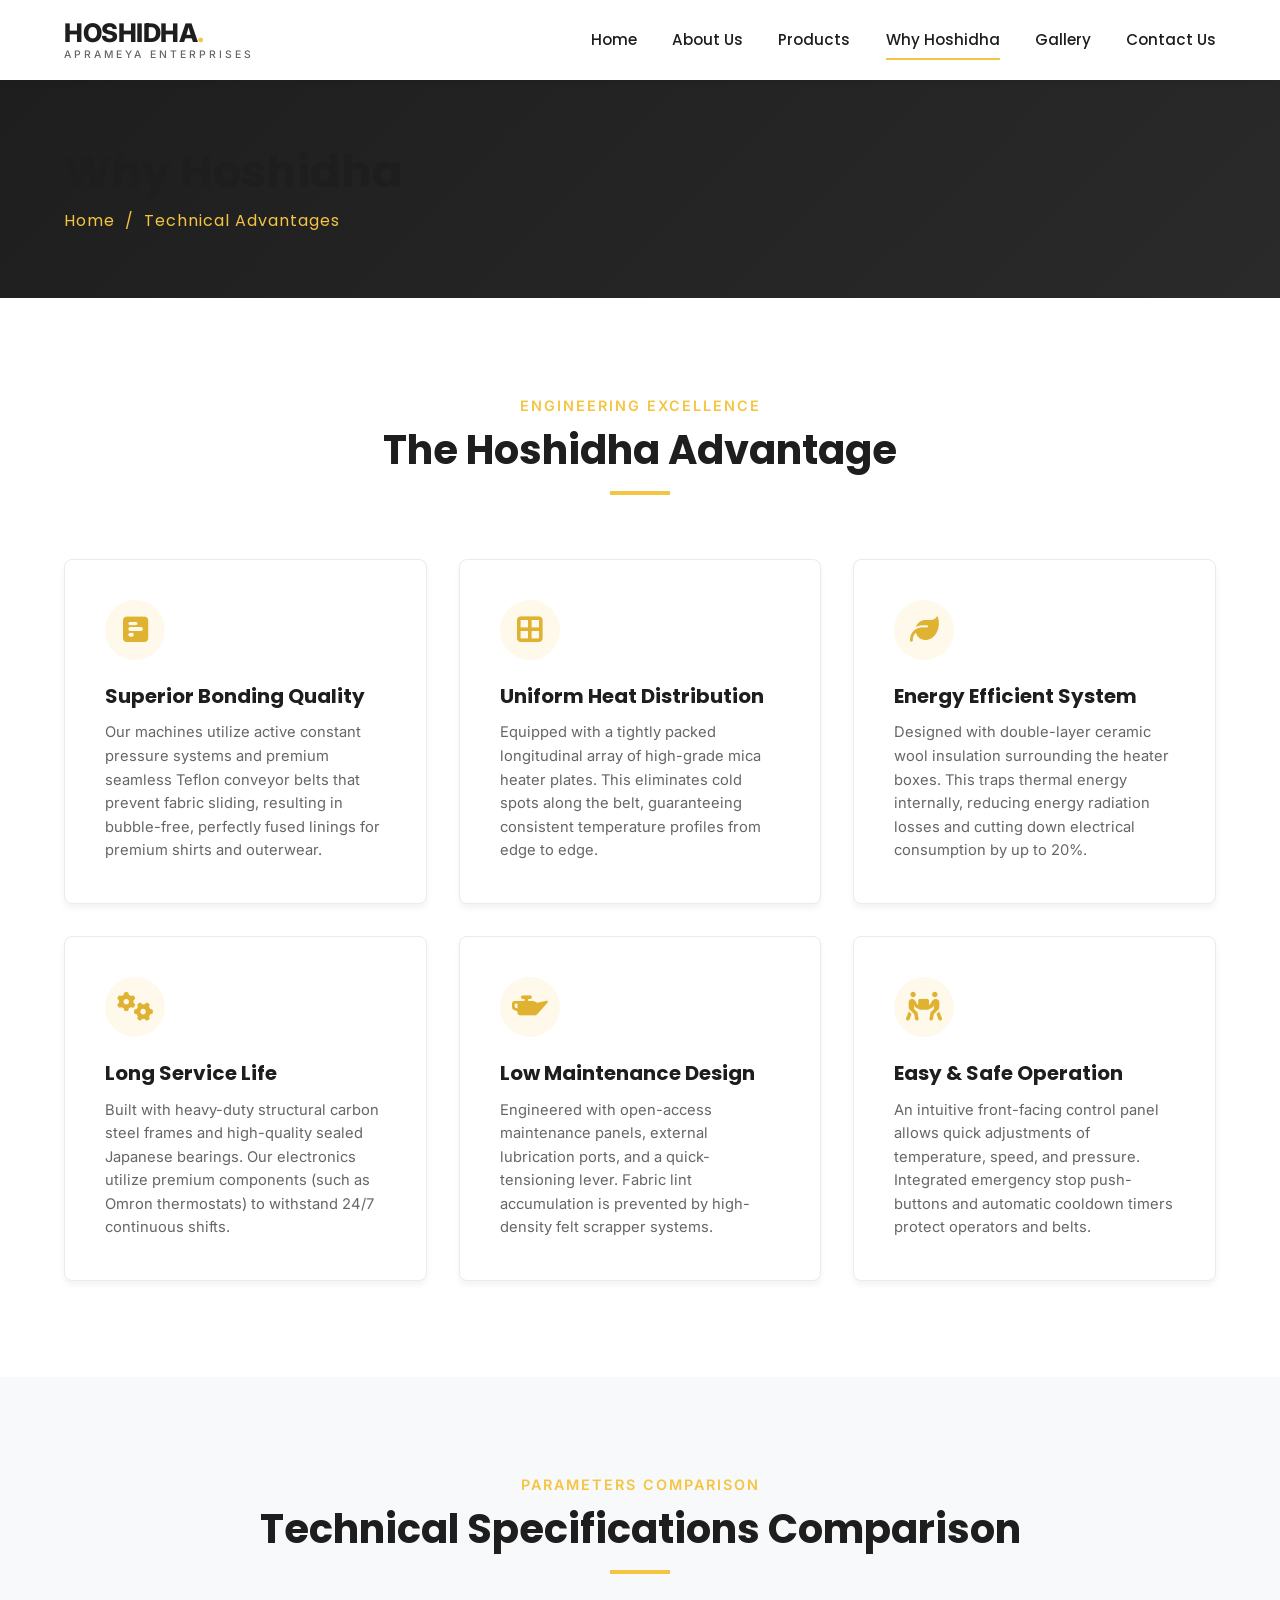
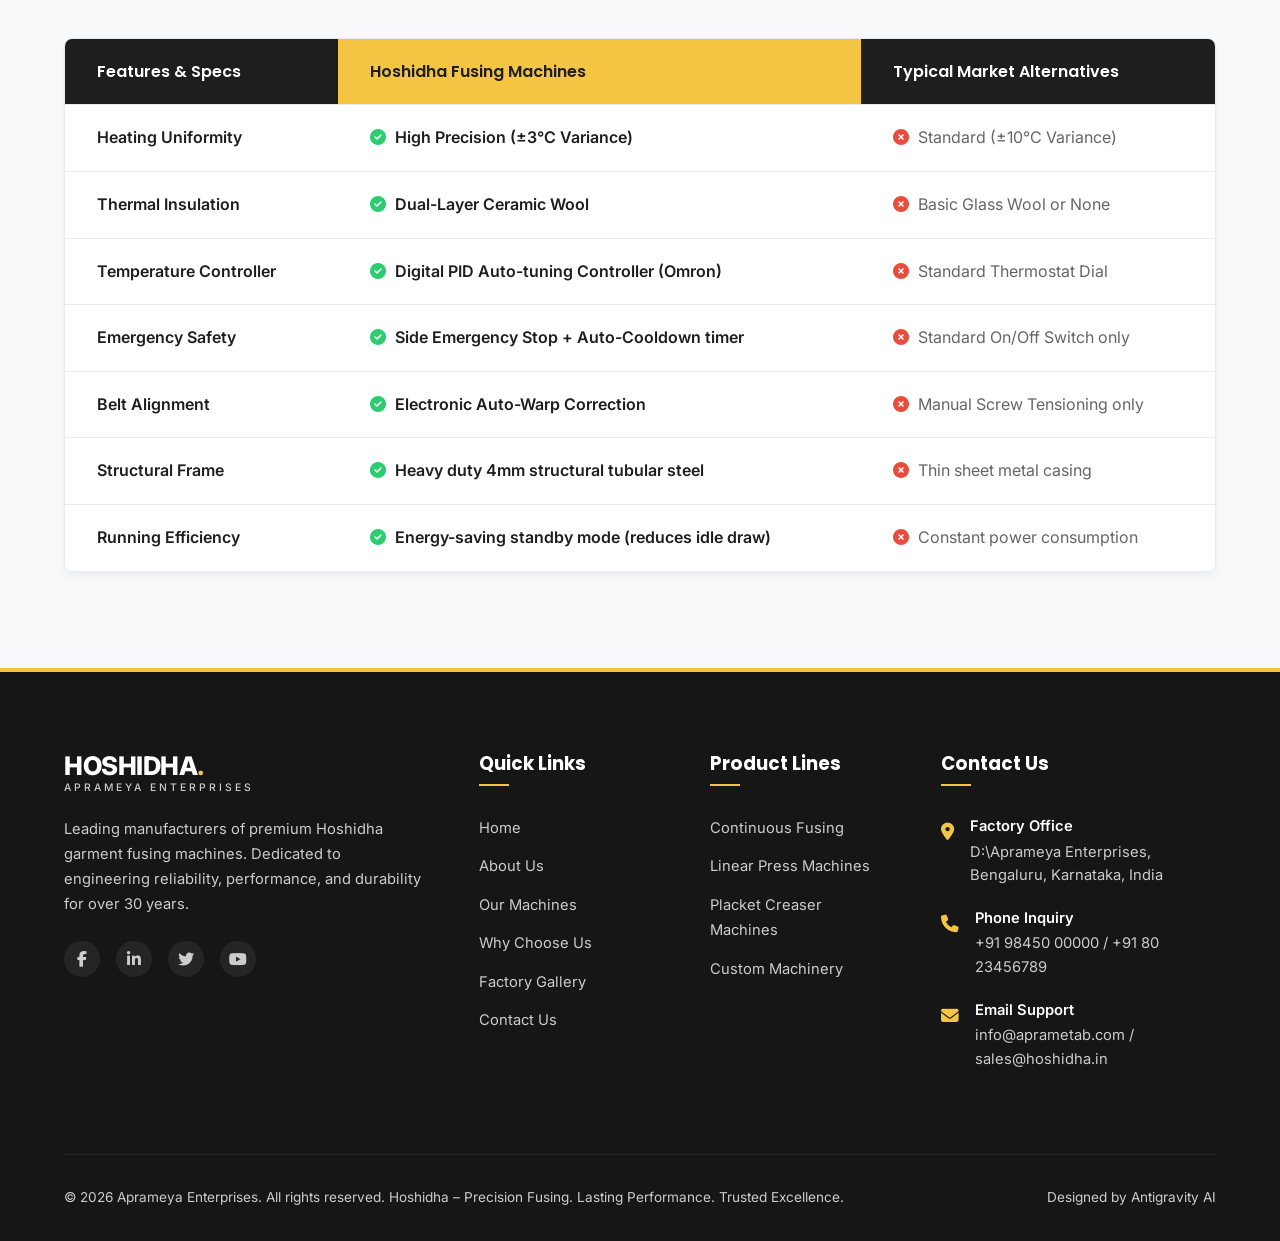
<file: why-hoshidha.html>
<!DOCTYPE html>
<html lang="en">
<head>
    <meta charset="UTF-8">
    <meta name="viewport" content="width=device-width, initial-scale=1.0">
    <title>Why Choose Hoshidha | Aprameya Enterprises</title>
    <meta name="description" content="Discover what makes Hoshidha fusing machines superior: Uniform heat distribution, high energy efficiency, low maintenance, and technical comparisons.">
    
    <!-- CSS Stylesheet -->
    <link rel="stylesheet" href="assets/css/style.css">
    
    <!-- FontAwesome for Icons -->
    <link rel="stylesheet" href="https://cdnjs.cloudflare.com/ajax/libs/font-awesome/6.4.0/css/all.min.css">
</head>
<body>

    <!-- Header Navigation -->
    <header class="header" id="header">
        <div class="container nav-container">
            <a href="index.html" class="logo-wrapper">
                <span class="logo-brand">HOSHIDHA<span>.</span></span>
                <span class="logo-sub">Aprameya Enterprises</span>
            </a>
            
            <nav class="nav-menu" id="nav-menu">
                <a href="index.html" class="nav-link">Home</a>
                <a href="about.html" class="nav-link">About Us</a>
                <a href="products.html" class="nav-link">Products</a>
                <a href="why-hoshidha.html" class="nav-link active">Why Hoshidha</a>
                <a href="gallery.html" class="nav-link">Gallery</a>
                <a href="contact.html" class="nav-link">Contact Us</a>
            </nav>
            
            <div class="hamburger" id="hamburger">
                <span></span>
                <span></span>
                <span></span>
            </div>
        </div>
    </header>

    <!-- Sub-Hero Breadcrumb Page Header -->
    <section class="section-padding bg-dark" style="padding: 4rem 0; background: linear-gradient(135deg, #1e1e1e 0%, #2a2a2a 100%);">
        <div class="container">
            <h1 style="font-size: 2.8rem; margin-bottom: 0.5rem;">Why Hoshidha</h1>
            <p style="color: var(--primary-yellow); font-family: 'Poppins', sans-serif; letter-spacing: 1px;">Home &nbsp;/&nbsp; Technical Advantages</p>
        </div>
    </section>

    <!-- Detailed Advantages Section -->
    <section class="section-padding">
        <div class="container">
            <div class="section-title-wrapper text-center reveal">
                <span class="section-subtitle">Engineering Excellence</span>
                <h2 class="section-title">The Hoshidha Advantage</h2>
            </div>
            
            <div class="grid grid-3 reveal">
                <!-- Advantage 1 -->
                <div class="icon-card">
                    <div class="icon-wrapper"><i class="fa-solid fa-square-poll-horizontal"></i></div>
                    <h4>Superior Bonding Quality</h4>
                    <p>Our machines utilize active constant pressure systems and premium seamless Teflon conveyor belts that prevent fabric sliding, resulting in bubble-free, perfectly fused linings for premium shirts and outerwear.</p>
                </div>
                
                <!-- Advantage 2 -->
                <div class="icon-card">
                    <div class="icon-wrapper"><i class="fa-solid fa-border-all"></i></div>
                    <h4>Uniform Heat Distribution</h4>
                    <p>Equipped with a tightly packed longitudinal array of high-grade mica heater plates. This eliminates cold spots along the belt, guaranteeing consistent temperature profiles from edge to edge.</p>
                </div>
                
                <!-- Advantage 3 -->
                <div class="icon-card">
                    <div class="icon-wrapper"><i class="fa-solid fa-leaf"></i></div>
                    <h4>Energy Efficient System</h4>
                    <p>Designed with double-layer ceramic wool insulation surrounding the heater boxes. This traps thermal energy internally, reducing energy radiation losses and cutting down electrical consumption by up to 20%.</p>
                </div>
                
                <!-- Advantage 4 -->
                <div class="icon-card">
                    <div class="icon-wrapper"><i class="fa-solid fa-gears"></i></div>
                    <h4>Long Service Life</h4>
                    <p>Built with heavy-duty structural carbon steel frames and high-quality sealed Japanese bearings. Our electronics utilize premium components (such as Omron thermostats) to withstand 24/7 continuous shifts.</p>
                </div>
                
                <!-- Advantage 5 -->
                <div class="icon-card">
                    <div class="icon-wrapper"><i class="fa-solid fa-oil-can"></i></div>
                    <h4>Low Maintenance Design</h4>
                    <p>Engineered with open-access maintenance panels, external lubrication ports, and a quick-tensioning lever. Fabric lint accumulation is prevented by high-density felt scrapper systems.</p>
                </div>
                
                <!-- Advantage 6 -->
                <div class="icon-card">
                    <div class="icon-wrapper"><i class="fa-solid fa-people-carry-box"></i></div>
                    <h4>Easy & Safe Operation</h4>
                    <p>An intuitive front-facing control panel allows quick adjustments of temperature, speed, and pressure. Integrated emergency stop push-buttons and automatic cooldown timers protect operators and belts.</p>
                </div>
            </div>
        </div>
    </section>

    <!-- Technical Comparison Matrix -->
    <section class="section-padding bg-light">
        <div class="container">
            <div class="section-title-wrapper text-center reveal">
                <span class="section-subtitle">Parameters Comparison</span>
                <h2 class="section-title">Technical Specifications Comparison</h2>
            </div>
            
            <div class="comp-table-container reveal">
                <table class="comp-table">
                    <thead>
                        <tr>
                            <th>Features & Specs</th>
                            <th>Hoshidha Fusing Machines</th>
                            <th>Typical Market Alternatives</th>
                        </tr>
                    </thead>
                    <tbody>
                        <tr>
                            <td class="comp-feature-name">Heating Uniformity</td>
                            <td class="comp-val-hoshidha"><span class="icon-check"><i class="fa-solid fa-circle-check"></i></span> High Precision (&plusmn;3&deg;C Variance)</td>
                            <td class="comp-val-other"><span class="icon-cross"><i class="fa-solid fa-circle-xmark"></i></span> Standard (&plusmn;10&deg;C Variance)</td>
                        </tr>
                        <tr>
                            <td class="comp-feature-name">Thermal Insulation</td>
                            <td class="comp-val-hoshidha"><span class="icon-check"><i class="fa-solid fa-circle-check"></i></span> Dual-Layer Ceramic Wool</td>
                            <td class="comp-val-other"><span class="icon-cross"><i class="fa-solid fa-circle-xmark"></i></span> Basic Glass Wool or None</td>
                        </tr>
                        <tr>
                            <td class="comp-feature-name">Temperature Controller</td>
                            <td class="comp-val-hoshidha"><span class="icon-check"><i class="fa-solid fa-circle-check"></i></span> Digital PID Auto-tuning Controller (Omron)</td>
                            <td class="comp-val-other"><span class="icon-cross"><i class="fa-solid fa-circle-xmark"></i></span> Standard Thermostat Dial</td>
                        </tr>
                        <tr>
                            <td class="comp-feature-name">Emergency Safety</td>
                            <td class="comp-val-hoshidha"><span class="icon-check"><i class="fa-solid fa-circle-check"></i></span> Side Emergency Stop + Auto-Cooldown timer</td>
                            <td class="comp-val-other"><span class="icon-cross"><i class="fa-solid fa-circle-xmark"></i></span> Standard On/Off Switch only</td>
                        </tr>
                        <tr>
                            <td class="comp-feature-name">Belt Alignment</td>
                            <td class="comp-val-hoshidha"><span class="icon-check"><i class="fa-solid fa-circle-check"></i></span> Electronic Auto-Warp Correction</td>
                            <td class="comp-val-other"><span class="icon-cross"><i class="fa-solid fa-circle-xmark"></i></span> Manual Screw Tensioning only</td>
                        </tr>
                        <tr>
                            <td class="comp-feature-name">Structural Frame</td>
                            <td class="comp-val-hoshidha"><span class="icon-check"><i class="fa-solid fa-circle-check"></i></span> Heavy duty 4mm structural tubular steel</td>
                            <td class="comp-val-other"><span class="icon-cross"><i class="fa-solid fa-circle-xmark"></i></span> Thin sheet metal casing</td>
                        </tr>
                        <tr>
                            <td class="comp-feature-name">Running Efficiency</td>
                            <td class="comp-val-hoshidha"><span class="icon-check"><i class="fa-solid fa-circle-check"></i></span> Energy-saving standby mode (reduces idle draw)</td>
                            <td class="comp-val-other"><span class="icon-cross"><i class="fa-solid fa-circle-xmark"></i></span> Constant power consumption</td>
                        </tr>
                    </tbody>
                </table>
            </div>
        </div>
    </section>

    <!-- Footer -->
    <footer class="footer">
        <div class="container">
            <div class="footer-grid">
                <div class="footer-col footer-about">
                    <a href="index.html" class="logo-wrapper" style="margin-bottom: 1.5rem;">
                        <span class="logo-brand" style="color: var(--white);">HOSHIDHA<span>.</span></span>
                        <span class="logo-sub" style="color: var(--text-light);">Aprameya Enterprises</span>
                    </a>
                    <p>Leading manufacturers of premium Hoshidha garment fusing machines. Dedicated to engineering reliability, performance, and durability for over 30 years.</p>
                    <div class="social-links">
                        <a href="#" class="social-icon"><i class="fa-brands fa-facebook-f"></i></a>
                        <a href="#" class="social-icon"><i class="fa-brands fa-linkedin-in"></i></a>
                        <a href="#" class="social-icon"><i class="fa-brands fa-twitter"></i></a>
                        <a href="#" class="social-icon"><i class="fa-brands fa-youtube"></i></a>
                    </div>
                </div>
                
                <div class="footer-col">
                    <h4>Quick Links</h4>
                    <ul class="footer-links-list">
                        <li><a href="index.html" class="footer-link">Home</a></li>
                        <li><a href="about.html" class="footer-link">About Us</a></li>
                        <li><a href="products.html" class="footer-link">Our Machines</a></li>
                        <li><a href="why-hoshidha.html" class="footer-link">Why Choose Us</a></li>
                        <li><a href="gallery.html" class="footer-link">Factory Gallery</a></li>
                        <li><a href="contact.html" class="footer-link">Contact Us</a></li>
                    </ul>
                </div>
                
                <div class="footer-col">
                    <h4>Product Lines</h4>
                    <ul class="footer-links-list">
                        <li><a href="products.html" class="footer-link">Continuous Fusing</a></li>
                        <li><a href="products.html" class="footer-link">Linear Press Machines</a></li>
                        <li><a href="products.html" class="footer-link">Placket Creaser Machines</a></li>
                        <li><a href="products.html" class="footer-link">Custom Machinery</a></li>
                    </ul>
                </div>
                
                <div class="footer-col">
                    <h4>Contact Us</h4>
                    <div class="footer-contact-item">
                        <div class="footer-contact-icon"><i class="fa-solid fa-location-dot"></i></div>
                        <div class="footer-contact-text">
                            <span>Factory Office</span>
                            D:\Aprameya Enterprises, Bengaluru, Karnataka, India
                        </div>
                    </div>
                    <div class="footer-contact-item">
                        <div class="footer-contact-icon"><i class="fa-solid fa-phone"></i></div>
                        <div class="footer-contact-text">
                            <span>Phone Inquiry</span>
                            +91 98450 00000 / +91 80 23456789
                        </div>
                    </div>
                    <div class="footer-contact-item">
                        <div class="footer-contact-icon"><i class="fa-solid fa-envelope"></i></div>
                        <div class="footer-contact-text">
                            <span>Email Support</span>
                            info@aprametab.com / sales@hoshidha.in
                        </div>
                    </div>
                </div>
            </div>
            
            <div class="footer-bottom">
                <p>&copy; 2026 Aprameya Enterprises. All rights reserved. Hoshidha – Precision Fusing. Lasting Performance. Trusted Excellence.</p>
                <p>Designed by Antigravity AI</p>
            </div>
        </div>
    </footer>

    <!-- JS Scripts -->
    <script src="assets/js/main.js"></script>
</body>
</html>
</file>
<file: assets/css/style.css>
/* ==========================================================================
   Hoshidha Fusing Machines - Global CSS Stylesheet
   Company: Aprameya Enterprises
   Author: Antigravity AI
   ========================================================================== */

/* --- Google Fonts Import --- */
@import url('https://fonts.googleapis.com/css2?family=Inter:wght@300;400;500;600;700&family=Poppins:wght@400;500;600;700;800&display=swap');

/* --- CSS Custom Variables (Design Tokens) --- */
:root {
    /* Colors */
    --primary-yellow: #F4C542;
    --primary-yellow-hover: #DFB231;
    --primary-yellow-alpha: rgba(244, 197, 66, 0.1);
    --dark-charcoal: #1E1E1E;
    --dark-charcoal-light: #2A2A2A;
    --dark-charcoal-bg: #121212;
    --light-gray: #F8F9FA;
    --white: #FFFFFF;
    
    /* Text Colors */
    --text-dark: #222222;
    --text-muted: #666666;
    --text-light: #CCCCCC;
    --text-white: #FFFFFF;
    
    /* Layout & Borders */
    --border-color: #EBEBEB;
    --border-color-dark: #333333;
    --border-radius: 8px;
    --border-radius-sm: 4px;
    
    /* Shadows */
    --shadow-sm: 0 4px 6px rgba(0, 0, 0, 0.05);
    --shadow-md: 0 10px 30px rgba(0, 0, 0, 0.05);
    --shadow-lg: 0 20px 40px rgba(0, 0, 0, 0.1);
    
    /* Transitions */
    --transition-fast: all 0.2s cubic-bezier(0.4, 0, 0.2, 1);
    --transition-normal: all 0.3s cubic-bezier(0.4, 0, 0.2, 1);
    --transition-slow: all 0.6s cubic-bezier(0.4, 0, 0.2, 1);
    
    /* Container Width */
    --max-width: 1200px;
}

/* --- Base & Reset Styles --- */
*, *::before, *::after {
    box-sizing: border-box;
    margin: 0;
    padding: 0;
}

html {
    scroll-behavior: smooth;
    font-size: 16px;
    -webkit-tap-highlight-color: transparent;
}

body {
    font-family: 'Inter', sans-serif;
    font-size: 1rem;
    line-height: 1.6;
    color: var(--text-dark);
    background-color: var(--white);
    overflow-x: hidden;
}

h1, h2, h3, h4, h5, h6 {
    font-family: 'Poppins', sans-serif;
    font-weight: 700;
    line-height: 1.25;
    color: var(--dark-charcoal);
}

a {
    color: inherit;
    text-decoration: none;
    transition: var(--transition-fast);
}

img, video {
    max-width: 100%;
    height: auto;
    display: block;
}

ul {
    list-style: none;
}

button, input, textarea, select {
    font-family: inherit;
    font-size: inherit;
    border: none;
    outline: none;
    background: none;
}

/* --- Common Layout & Grid System --- */
.container {
    width: 100%;
    max-width: var(--max-width);
    margin: 0 auto;
    padding: 0 1.5rem;
}

.grid {
    display: grid;
    gap: 2rem;
}

.grid-2 { grid-template-columns: repeat(2, 1fr); }
.grid-3 { grid-template-columns: repeat(3, 1fr); }
.grid-4 { grid-template-columns: repeat(4, 1fr); }

@media (max-width: 992px) {
    .grid-3, .grid-4 { grid-template-columns: repeat(2, 1fr); }
}

@media (max-width: 768px) {
    .grid-2, .grid-3, .grid-4 { grid-template-columns: 1fr; }
}

.section-padding {
    padding: 6rem 0;
}

@media (max-width: 768px) {
    .section-padding {
        padding: 4rem 0;
    }
}

.bg-light { background-color: var(--light-gray); }
.bg-dark { background-color: var(--dark-charcoal); color: var(--text-white); }
.bg-dark h2, .bg-dark h3, .bg-dark h4 { color: var(--text-white); }

/* --- Typography Utilities --- */
.text-center { text-align: center; }
.text-right { text-align: right; }
.text-primary-yellow { color: var(--primary-yellow); }
.text-muted { color: var(--text-muted); }
.section-title-wrapper {
    margin-bottom: 4rem;
    position: relative;
}

.section-title-wrapper.text-center::after {
    content: '';
    display: block;
    width: 60px;
    height: 4px;
    background-color: var(--primary-yellow);
    margin: 1rem auto 0;
}

.section-subtitle {
    font-size: 0.9rem;
    text-transform: uppercase;
    letter-spacing: 2px;
    color: var(--primary-yellow);
    font-weight: 600;
    margin-bottom: 0.5rem;
    display: block;
}

.section-title {
    font-size: 2.5rem;
    margin-bottom: 1rem;
}

@media (max-width: 768px) {
    .section-title { font-size: 2rem; }
}

/* --- Buttons --- */
.btn {
    display: inline-flex;
    align-items: center;
    justify-content: center;
    padding: 0.9rem 2.2rem;
    font-family: 'Poppins', sans-serif;
    font-weight: 600;
    font-size: 0.95rem;
    border-radius: var(--border-radius);
    cursor: pointer;
    transition: var(--transition-normal);
    position: relative;
    overflow: hidden;
    z-index: 1;
}

.btn-primary {
    background-color: var(--primary-yellow);
    color: var(--dark-charcoal);
}

.btn-primary:hover {
    background-color: var(--primary-yellow-hover);
    box-shadow: 0 8px 20px rgba(244, 197, 66, 0.3);
    transform: translateY(-2px);
}

.btn-outline {
    border: 2px solid var(--white);
    color: var(--white);
}

.btn-outline:hover {
    background-color: var(--white);
    color: var(--dark-charcoal);
    transform: translateY(-2px);
}

.btn-outline-dark {
    border: 2px solid var(--dark-charcoal);
    color: var(--dark-charcoal);
}

.btn-outline-dark:hover {
    background-color: var(--dark-charcoal);
    color: var(--white);
    transform: translateY(-2px);
}

.btn-sm {
    padding: 0.6rem 1.4rem;
    font-size: 0.85rem;
}

/* --- Header / Navigation --- */
.header {
    background-color: var(--white);
    box-shadow: var(--shadow-sm);
    position: sticky;
    top: 0;
    z-index: 1000;
    transition: var(--transition-normal);
}

.header.scrolled {
    box-shadow: var(--shadow-md);
    padding: 0.5rem 0;
}

.nav-container {
    display: flex;
    justify-content: space-between;
    align-items: center;
    height: 80px;
    transition: var(--transition-normal);
}

.header.scrolled .nav-container {
    height: 70px;
}

.logo-wrapper {
    display: flex;
    flex-direction: column;
    line-height: 1.1;
}

.logo-brand {
    font-size: 1.6rem;
    font-weight: 800;
    color: var(--dark-charcoal);
    letter-spacing: -0.5px;
}

.logo-brand span {
    color: var(--primary-yellow);
}

.logo-sub {
    font-size: 0.65rem;
    text-transform: uppercase;
    letter-spacing: 3px;
    color: var(--text-muted);
    font-weight: 500;
    margin-top: 2px;
}

.nav-menu {
    display: flex;
    gap: 2.2rem;
}

.nav-link {
    font-family: 'Poppins', sans-serif;
    font-weight: 500;
    font-size: 0.95rem;
    color: var(--dark-charcoal);
    position: relative;
    padding: 0.5rem 0;
}

.nav-link::after {
    content: '';
    position: absolute;
    bottom: 0;
    left: 50%;
    width: 0;
    height: 2px;
    background-color: var(--primary-yellow);
    transition: var(--transition-normal);
    transform: translateX(-50%);
}

.nav-link:hover::after,
.nav-link.active::after {
    width: 100%;
}

.nav-link:hover {
    color: var(--primary-yellow-hover);
}

/* Mobile Hamburger Menu */
.hamburger {
    display: none;
    cursor: pointer;
    flex-direction: column;
    justify-content: space-between;
    width: 24px;
    height: 18px;
    z-index: 1001;
}

.hamburger span {
    display: block;
    height: 2.5px;
    width: 100%;
    background-color: var(--dark-charcoal);
    border-radius: 2px;
    transition: var(--transition-normal);
}

@media (max-width: 992px) {
    .hamburger {
        display: flex;
    }
    
    .nav-menu {
        position: fixed;
        top: 0;
        right: -100%;
        width: 300px;
        height: 100vh;
        background-color: var(--white);
        box-shadow: -10px 0 30px rgba(0,0,0,0.05);
        flex-direction: column;
        padding: 6rem 3rem;
        gap: 2rem;
        transition: var(--transition-normal);
        z-index: 1000;
    }
    
    .nav-menu.active {
        right: 0;
    }
    
    .hamburger.active span:nth-child(1) {
        transform: translateY(8px) rotate(45deg);
    }
    
    .hamburger.active span:nth-child(2) {
        opacity: 0;
    }
    
    .hamburger.active span:nth-child(3) {
        transform: translateY(-8px) rotate(-45deg);
    }
}

/* --- Hero Slider Component --- */
.hero-slider {
    position: relative;
    width: 100%;
    height: 80vh;
    overflow: hidden;
    background-color: var(--dark-charcoal);
}

.slider-container {
    height: 100%;
    width: 100%;
    position: relative;
}

.slide {
    position: absolute;
    top: 0;
    left: 0;
    width: 100%;
    height: 100%;
    opacity: 0;
    z-index: 1;
    transition: opacity 1s ease-in-out;
    background-size: cover;
    background-position: center;
    display: flex;
    align-items: center;
}

.slide.active {
    opacity: 1;
    z-index: 2;
}

.slide-overlay {
    position: absolute;
    top: 0;
    left: 0;
    width: 100%;
    height: 100%;
    background: linear-gradient(135deg, rgba(18, 18, 18, 0.9) 0%, rgba(18, 18, 18, 0.4) 100%);
    z-index: 2;
}

.slide-content {
    position: relative;
    z-index: 3;
    max-width: 800px;
    padding-left: 2rem;
    color: var(--white);
    transform: translateY(30px);
    opacity: 0;
    transition: var(--transition-slow) 0.5s;
}

.slide.active .slide-content {
    transform: translateY(0);
    opacity: 1;
}

.slide-content h1 {
    font-size: 3.5rem;
    font-weight: 800;
    color: var(--white);
    margin-bottom: 1.5rem;
    line-height: 1.15;
}

.slide-content h1 span {
    color: var(--primary-yellow);
}

.slide-content p {
    font-size: 1.2rem;
    margin-bottom: 2.5rem;
    color: var(--text-light);
    max-width: 650px;
}

.slide-actions {
    display: flex;
    gap: 1.2rem;
}

@media (max-width: 768px) {
    .hero-slider { height: 70vh; }
    .slide-content h1 { font-size: 2.2rem; }
    .slide-content p { font-size: 1rem; }
    .slide-actions { flex-direction: column; align-items: flex-start; }
}

/* Slider Controls */
.slider-arrow {
    position: absolute;
    top: 50%;
    transform: translateY(-50%);
    width: 50px;
    height: 50px;
    border-radius: 50%;
    background-color: rgba(255, 255, 255, 0.1);
    color: var(--white);
    display: flex;
    align-items: center;
    justify-content: center;
    cursor: pointer;
    z-index: 10;
    font-size: 1.5rem;
    transition: var(--transition-fast);
    border: 1px solid rgba(255,255,255,0.15);
}

.slider-arrow:hover {
    background-color: var(--primary-yellow);
    color: var(--dark-charcoal);
    border-color: var(--primary-yellow);
}

.slider-prev { left: 2rem; }
.slider-next { right: 2rem; }

.slider-dots {
    position: absolute;
    bottom: 2rem;
    left: 50%;
    transform: translateX(-50%);
    display: flex;
    gap: 0.8rem;
    z-index: 10;
}

.slider-dot {
    width: 12px;
    height: 12px;
    border-radius: 50%;
    background-color: rgba(255, 255, 255, 0.3);
    cursor: pointer;
    transition: var(--transition-fast);
}

.slider-dot.active {
    background-color: var(--primary-yellow);
    width: 28px;
    border-radius: 6px;
}

@media (max-width: 768px) {
    .slider-arrow { display: none; }
}

/* --- Statistics Section --- */
.stats-section {
    position: relative;
    z-index: 5;
    margin-top: -3rem; /* overlap hero */
    padding-bottom: 2rem;
}

.stats-grid {
    background-color: var(--white);
    box-shadow: var(--shadow-lg);
    border-radius: var(--border-radius);
    padding: 3rem 2rem;
    border-bottom: 4px solid var(--primary-yellow);
}

.stat-card {
    text-align: center;
    padding: 1rem;
    border-right: 1px solid var(--border-color);
}

.stat-card:last-child {
    border-right: none;
}

.stat-number {
    font-size: 3rem;
    font-weight: 800;
    color: var(--dark-charcoal);
    font-family: 'Poppins', sans-serif;
    margin-bottom: 0.5rem;
}

.stat-number span {
    color: var(--primary-yellow);
}

.stat-label {
    font-size: 0.9rem;
    text-transform: uppercase;
    font-weight: 600;
    color: var(--text-muted);
    letter-spacing: 1px;
}

@media (max-width: 768px) {
    .stats-section { margin-top: 0; padding: 3rem 0; }
    .stats-grid { padding: 2rem 1rem; border-bottom: none; }
    .stat-card { border-right: none; border-bottom: 1px solid var(--border-color); padding: 2rem 0; }
    .stat-card:last-child { border-bottom: none; }
}

/* --- Premium Machine Cards (Featured / Products Grid) --- */
.machine-card {
    background: var(--white);
    border-radius: var(--border-radius);
    overflow: hidden;
    box-shadow: var(--shadow-sm);
    border: 1px solid var(--border-color);
    transition: var(--transition-normal);
    display: flex;
    flex-direction: column;
}

.machine-card:hover {
    transform: translateY(-8px);
    box-shadow: var(--shadow-lg);
    border-color: var(--primary-yellow);
}

.machine-img-container {
    position: relative;
    overflow: hidden;
    aspect-ratio: 4/3;
    background-color: var(--light-gray);
}

.machine-img-container img {
    width: 100%;
    height: 100%;
    object-fit: cover;
    transition: var(--transition-slow);
}

.machine-card:hover .machine-img-container img {
    transform: scale(1.05);
}

.machine-badge {
    position: absolute;
    top: 1rem;
    left: 1rem;
    background-color: var(--dark-charcoal);
    color: var(--white);
    padding: 0.4rem 0.9rem;
    font-size: 0.75rem;
    font-weight: 700;
    text-transform: uppercase;
    letter-spacing: 1px;
    border-radius: var(--border-radius-sm);
    border-left: 3px solid var(--primary-yellow);
}

.machine-info {
    padding: 2rem;
    display: flex;
    flex-direction: column;
    flex-grow: 1;
}

.machine-title {
    font-size: 1.35rem;
    margin-bottom: 0.8rem;
    color: var(--dark-charcoal);
}

.machine-desc {
    font-size: 0.92rem;
    color: var(--text-muted);
    margin-bottom: 1.5rem;
    flex-grow: 1;
}

.machine-specs {
    margin-bottom: 1.5rem;
    font-size: 0.88rem;
    border-top: 1px dashed var(--border-color);
    padding-top: 1rem;
}

.machine-spec-item {
    display: flex;
    justify-content: space-between;
    margin-bottom: 0.5rem;
}

.machine-spec-label {
    color: var(--text-muted);
}

.machine-spec-val {
    font-weight: 600;
    color: var(--dark-charcoal);
}

.machine-footer {
    display: flex;
    justify-content: space-between;
    align-items: center;
    border-top: 1px solid var(--border-color);
    padding-top: 1rem;
}

/* --- About Preview / Grid Sections --- */
.split-section {
    display: grid;
    grid-template-columns: repeat(2, 1fr);
    gap: 4rem;
    align-items: center;
}

@media (max-width: 992px) {
    .split-section { grid-template-columns: 1fr; gap: 2.5rem; }
}

.image-decor-wrapper {
    position: relative;
    padding-right: 2rem;
    padding-bottom: 2rem;
}

.image-decor-wrapper::after {
    content: '';
    position: absolute;
    bottom: 0;
    right: 0;
    width: 80%;
    height: 80%;
    border: 8px solid var(--primary-yellow);
    z-index: 1;
    border-radius: var(--border-radius);
}

.image-decor-wrapper img {
    position: relative;
    z-index: 2;
    border-radius: var(--border-radius);
    box-shadow: var(--shadow-lg);
}

.split-content h3 {
    font-size: 1.8rem;
    margin-bottom: 1.5rem;
}

.split-content p {
    color: var(--text-muted);
    margin-bottom: 1.5rem;
}

/* Why Choose Icons Grid */
.icon-card {
    background-color: var(--white);
    padding: 2.5rem;
    border-radius: var(--border-radius);
    box-shadow: var(--shadow-sm);
    border: 1px solid var(--border-color);
    transition: var(--transition-normal);
}

.icon-card:hover {
    transform: translateY(-5px);
    box-shadow: var(--shadow-md);
    border-color: var(--primary-yellow);
}

.icon-wrapper {
    width: 60px;
    height: 60px;
    background-color: var(--primary-yellow-alpha);
    color: var(--primary-yellow-hover);
    border-radius: 50%;
    display: flex;
    align-items: center;
    justify-content: center;
    font-size: 1.8rem;
    margin-bottom: 1.5rem;
}

.icon-card h4 {
    font-size: 1.25rem;
    margin-bottom: 0.8rem;
}

.icon-card p {
    font-size: 0.92rem;
    color: var(--text-muted);
}

/* --- Testimonials Section --- */
.testimonial-card {
    background-color: var(--white);
    padding: 3rem 2.5rem;
    border-radius: var(--border-radius);
    box-shadow: var(--shadow-sm);
    border: 1px solid var(--border-color);
    position: relative;
}

.testimonial-card::before {
    content: '“';
    position: absolute;
    top: 1.5rem;
    left: 2rem;
    font-size: 5rem;
    color: rgba(244, 197, 66, 0.15);
    font-family: 'Poppins', sans-serif;
    line-height: 1;
}

.testimonial-text {
    font-style: italic;
    color: var(--text-dark);
    margin-bottom: 2rem;
    position: relative;
    z-index: 2;
}

.client-info {
    display: flex;
    align-items: center;
    gap: 1rem;
}

.client-avatar {
    width: 50px;
    height: 50px;
    border-radius: 50%;
    background-color: var(--primary-yellow);
    color: var(--dark-charcoal);
    font-weight: 700;
    display: flex;
    align-items: center;
    justify-content: center;
    font-size: 1.2rem;
}

.client-meta h5 {
    font-size: 1rem;
    margin-bottom: 0.2rem;
}

.client-meta p {
    font-size: 0.8rem;
    color: var(--text-muted);
    text-transform: uppercase;
    letter-spacing: 0.5px;
}

/* --- Call To Action (CTA) --- */
.cta-section {
    background-color: var(--dark-charcoal);
    color: var(--text-white);
    padding: 5rem 0;
    position: relative;
    overflow: hidden;
}

.cta-section::after {
    content: '';
    position: absolute;
    top: -50%;
    right: -10%;
    width: 400px;
    height: 400px;
    border: 30px solid rgba(244, 197, 66, 0.03);
    border-radius: 50%;
}

.cta-content {
    max-width: 700px;
    margin: 0 auto;
}

.cta-content h2 {
    font-size: 2.5rem;
    margin-bottom: 1.2rem;
    color: var(--white);
}

.cta-content p {
    font-size: 1.1rem;
    color: var(--text-light);
    margin-bottom: 2rem;
}

/* --- Footer --- */
.footer {
    background-color: #161616;
    color: var(--text-light);
    padding: 5rem 0 2rem;
    border-top: 4px solid var(--primary-yellow);
}

.footer-grid {
    display: grid;
    grid-template-columns: 2fr 1fr 1fr 1.5fr;
    gap: 3rem;
    margin-bottom: 4rem;
}

@media (max-width: 992px) {
    .footer-grid { grid-template-columns: repeat(2, 1fr); gap: 2.5rem; }
}

@media (max-width: 576px) {
    .footer-grid { grid-template-columns: 1fr; gap: 2rem; }
}

.footer-col h4 {
    font-size: 1.15rem;
    color: var(--white);
    margin-bottom: 1.8rem;
    position: relative;
}

.footer-col h4::after {
    content: '';
    display: block;
    width: 30px;
    height: 2px;
    background-color: var(--primary-yellow);
    margin-top: 0.6rem;
}

.footer-about p {
    font-size: 0.92rem;
    line-height: 1.7;
    margin-top: 1rem;
    margin-bottom: 1.5rem;
}

.social-links {
    display: flex;
    gap: 1rem;
}

.social-icon {
    width: 36px;
    height: 36px;
    border-radius: 50%;
    background-color: #252525;
    color: var(--text-light);
    display: flex;
    align-items: center;
    justify-content: center;
    font-size: 1rem;
    transition: var(--transition-fast);
}

.social-icon:hover {
    background-color: var(--primary-yellow);
    color: var(--dark-charcoal);
    transform: translateY(-3px);
}

.footer-links-list {
    display: flex;
    flex-direction: column;
    gap: 0.8rem;
}

.footer-link {
    font-size: 0.92rem;
    transition: var(--transition-fast);
}

.footer-link:hover {
    color: var(--primary-yellow);
    padding-left: 5px;
}

.footer-contact-item {
    display: flex;
    gap: 1rem;
    margin-bottom: 1.2rem;
    font-size: 0.92rem;
}

.footer-contact-icon {
    color: var(--primary-yellow);
    font-size: 1.1rem;
    margin-top: 3px;
}

.footer-contact-text span {
    display: block;
    font-weight: 600;
    color: var(--white);
    margin-bottom: 2px;
}

.footer-bottom {
    border-top: 1px solid #282828;
    padding-top: 2rem;
    display: flex;
    justify-content: space-between;
    align-items: center;
    font-size: 0.85rem;
}

@media (max-width: 768px) {
    .footer-bottom { flex-direction: column; gap: 1rem; text-align: center; }
}

/* --- About Page Timeline --- */
.timeline {
    position: relative;
    max-width: 900px;
    margin: 4rem auto 0;
    padding: 1rem 0;
}

.timeline::after {
    content: '';
    position: absolute;
    width: 4px;
    background-color: var(--border-color);
    top: 0;
    bottom: 0;
    left: 50%;
    margin-left: -2px;
}

@media (max-width: 768px) {
    .timeline::after { left: 31px; }
}

.timeline-item {
    padding: 1rem 3rem;
    position: relative;
    background-color: inherit;
    width: 50%;
}

.timeline-item::after {
    content: '';
    position: absolute;
    width: 20px;
    height: 20px;
    right: -10px;
    background-color: var(--white);
    border: 4px solid var(--primary-yellow);
    top: 25px;
    border-radius: 50%;
    z-index: 1;
    transition: var(--transition-fast);
}

.timeline-item:hover::after {
    background-color: var(--primary-yellow);
}

.timeline-left { left: 0; }
.timeline-right { left: 50%; }

.timeline-right::after { left: -10px; }

@media (max-width: 768px) {
    .timeline-item {
        width: 100%;
        padding-left: 70px;
        padding-right: 25px;
    }
    .timeline-left, .timeline-right { left: 0; }
    .timeline-right::after, .timeline-left::after { left: 21px; }
}

.timeline-content {
    padding: 2rem;
    background-color: var(--white);
    position: relative;
    border-radius: var(--border-radius);
    box-shadow: var(--shadow-sm);
    border: 1px solid var(--border-color);
}

.timeline-item:hover .timeline-content {
    border-color: var(--primary-yellow);
    box-shadow: var(--shadow-md);
}

.timeline-year {
    font-size: 1.3rem;
    font-weight: 800;
    color: var(--primary-yellow-hover);
    margin-bottom: 0.5rem;
    display: block;
}

.timeline-content h4 {
    font-size: 1.15rem;
    margin-bottom: 0.5rem;
}

.timeline-content p {
    font-size: 0.9rem;
    color: var(--text-muted);
}

/* --- Products Page Tab Filter --- */
.product-tabs {
    display: flex;
    justify-content: center;
    gap: 1rem;
    margin-bottom: 3.5rem;
    flex-wrap: wrap;
}

.tab-btn {
    padding: 0.7rem 1.8rem;
    background-color: var(--light-gray);
    color: var(--text-dark);
    font-family: 'Poppins', sans-serif;
    font-weight: 600;
    font-size: 0.9rem;
    border-radius: 30px;
    cursor: pointer;
    border: 1px solid var(--border-color);
    transition: var(--transition-normal);
}

.tab-btn:hover,
.tab-btn.active {
    background-color: var(--primary-yellow);
    border-color: var(--primary-yellow);
    color: var(--dark-charcoal);
    box-shadow: 0 4px 12px rgba(244, 197, 66, 0.2);
}

/* --- Features Comparison (Why Hoshidha) --- */
.comp-table-container {
    width: 100%;
    overflow-x: auto;
    margin-top: 3rem;
    box-shadow: var(--shadow-sm);
    border-radius: var(--border-radius);
    border: 1px solid var(--border-color);
}

.comp-table {
    width: 100%;
    border-collapse: collapse;
    text-align: left;
    background-color: var(--white);
    min-width: 600px;
}

.comp-table th, 
.comp-table td {
    padding: 1.25rem 2rem;
    border-bottom: 1px solid var(--border-color);
}

.comp-table th {
    background-color: var(--dark-charcoal);
    color: var(--white);
    font-family: 'Poppins', sans-serif;
    font-weight: 600;
}

.comp-table th:nth-child(2) {
    background-color: var(--primary-yellow);
    color: var(--dark-charcoal);
}

.comp-table tr:last-child td {
    border-bottom: none;
}

.comp-table tr:hover td {
    background-color: var(--light-gray);
}

.comp-feature-name {
    font-weight: 600;
    color: var(--dark-charcoal);
}

.comp-val-hoshidha {
    font-weight: 600;
    color: var(--dark-charcoal);
}

.comp-val-other {
    color: var(--text-muted);
}

.icon-check {
    color: #2ECC71;
    font-weight: bold;
    margin-right: 5px;
}

.icon-cross {
    color: #E74C3C;
    font-weight: bold;
    margin-right: 5px;
}

/* --- Gallery masonry layout --- */
.gallery-filter {
    display: flex;
    justify-content: center;
    gap: 1rem;
    margin-bottom: 3rem;
    flex-wrap: wrap;
}

.gallery-grid {
    column-count: 3;
    column-gap: 1.5rem;
    margin: 0 auto;
}

@media (max-width: 900px) {
    .gallery-grid { column-count: 2; }
}

@media (max-width: 600px) {
    .gallery-grid { column-count: 1; }
}

.gallery-item {
    background-color: var(--white);
    margin-bottom: 1.5rem;
    break-inside: avoid;
    border-radius: var(--border-radius);
    overflow: hidden;
    box-shadow: var(--shadow-sm);
    border: 1px solid var(--border-color);
    cursor: pointer;
    position: relative;
}

.gallery-item img {
    width: 100%;
    height: auto;
    display: block;
    transition: var(--transition-slow);
}

.gallery-item:hover img {
    transform: scale(1.04);
}

.gallery-hover-overlay {
    position: absolute;
    top: 0;
    left: 0;
    width: 100%;
    height: 100%;
    background-color: rgba(30, 30, 30, 0.85);
    display: flex;
    flex-direction: column;
    align-items: center;
    justify-content: center;
    opacity: 0;
    transition: var(--transition-normal);
    color: var(--white);
    padding: 1.5rem;
    text-align: center;
}

.gallery-item:hover .gallery-hover-overlay {
    opacity: 1;
}

.gallery-hover-overlay h4 {
    color: var(--white);
    font-size: 1.1rem;
    margin-bottom: 0.5rem;
}

.gallery-hover-overlay span {
    font-size: 0.8rem;
    color: var(--primary-yellow);
    text-transform: uppercase;
    letter-spacing: 1px;
}

.gallery-icon-zoom {
    font-size: 2rem;
    color: var(--primary-yellow);
    margin-bottom: 1rem;
}

/* --- Custom Lightbox Modal --- */
.lightbox {
    position: fixed;
    top: 0;
    left: 0;
    width: 100%;
    height: 100%;
    background-color: rgba(18, 18, 18, 0.95);
    z-index: 2000;
    display: none;
    align-items: center;
    justify-content: center;
    opacity: 0;
    transition: opacity 0.3s ease-in-out;
}

.lightbox.active {
    display: flex;
    opacity: 1;
}

.lightbox-content-wrapper {
    position: relative;
    max-width: 85%;
    max-height: 85%;
    display: flex;
    flex-direction: column;
    align-items: center;
}

.lightbox-img {
    max-width: 100%;
    max-height: 75vh;
    object-fit: contain;
    border-radius: var(--border-radius-sm);
    box-shadow: 0 10px 40px rgba(0,0,0,0.5);
    transform: scale(0.95);
    transition: transform 0.3s ease-in-out;
}

.lightbox.active .lightbox-img {
    transform: scale(1);
}

.lightbox-caption {
    color: var(--white);
    margin-top: 1.5rem;
    font-family: 'Poppins', sans-serif;
    font-size: 1.1rem;
    text-align: center;
}

.lightbox-category {
    color: var(--primary-yellow);
    font-size: 0.8rem;
    text-transform: uppercase;
    letter-spacing: 1px;
    margin-top: 0.3rem;
}

.lightbox-close {
    position: absolute;
    top: 2rem;
    right: 2rem;
    color: var(--white);
    font-size: 2.5rem;
    cursor: pointer;
    transition: var(--transition-fast);
}

.lightbox-close:hover {
    color: var(--primary-yellow);
}

.lightbox-btn {
    position: absolute;
    top: 50%;
    transform: translateY(-50%);
    color: var(--white);
    font-size: 3rem;
    cursor: pointer;
    padding: 1rem;
    transition: var(--transition-fast);
    user-select: none;
}

.lightbox-btn:hover {
    color: var(--primary-yellow);
}

.lightbox-prev { left: 1rem; }
.lightbox-next { right: 1rem; }

@media (max-width: 768px) {
    .lightbox-btn { display: none; }
}

/* --- Contact Us Page Elements --- */
.contact-grid {
    display: grid;
    grid-template-columns: 1.2fr 1.8fr;
    gap: 4rem;
}

@media (max-width: 992px) {
    .contact-grid { grid-template-columns: 1fr; gap: 3rem; }
}

.contact-info-card {
    background-color: var(--dark-charcoal);
    color: var(--white);
    padding: 3rem;
    border-radius: var(--border-radius);
    height: 100%;
}

.contact-info-card h3 {
    color: var(--white);
    font-size: 1.8rem;
    margin-bottom: 1rem;
}

.contact-info-card p {
    color: var(--text-light);
    margin-bottom: 2.5rem;
}

.contact-details-list {
    margin-bottom: 3rem;
}

.contact-detail-item {
    display: flex;
    gap: 1.5rem;
    margin-bottom: 2rem;
}

.contact-icon-box {
    width: 48px;
    height: 48px;
    background-color: var(--dark-charcoal-light);
    color: var(--primary-yellow);
    border-radius: 50%;
    display: flex;
    align-items: center;
    justify-content: center;
    font-size: 1.2rem;
    flex-shrink: 0;
}

.contact-detail-content h5 {
    color: var(--white);
    font-size: 0.95rem;
    margin-bottom: 0.3rem;
}

.contact-detail-content p {
    color: var(--text-light);
    font-size: 0.92rem;
    margin-bottom: 0;
    line-height: 1.5;
}

/* Contact Form Styling */
.contact-form-wrapper {
    background-color: var(--white);
    padding: 3rem;
    border-radius: var(--border-radius);
    border: 1px solid var(--border-color);
    box-shadow: var(--shadow-sm);
}

@media (max-width: 576px) {
    .contact-form-wrapper { padding: 2rem 1.5rem; }
}

.form-group-row {
    display: grid;
    grid-template-columns: repeat(2, 1fr);
    gap: 1.5rem;
    margin-bottom: 1.5rem;
}

@media (max-width: 576px) {
    .form-group-row { grid-template-columns: 1fr; gap: 1.5rem; }
}

.form-group {
    margin-bottom: 1.5rem;
}

.form-label {
    display: block;
    font-weight: 600;
    font-size: 0.9rem;
    margin-bottom: 0.5rem;
    color: var(--dark-charcoal);
}

.form-control {
    width: 100%;
    padding: 0.9rem 1.2rem;
    border: 1px solid var(--border-color);
    border-radius: var(--border-radius);
    font-family: inherit;
    font-size: 0.95rem;
    color: var(--text-dark);
    transition: var(--transition-fast);
    background-color: var(--light-gray);
}

.form-control:focus {
    border-color: var(--primary-yellow-hover);
    background-color: var(--white);
    box-shadow: 0 0 0 4px var(--primary-yellow-alpha);
}

textarea.form-control {
    resize: vertical;
    min-height: 150px;
}

/* Map Placeholder */
.map-placeholder {
    width: 100%;
    height: 450px;
    border-radius: var(--border-radius);
    background-color: #E5E4E2;
    margin-top: 4rem;
    position: relative;
    overflow: hidden;
    border: 1px solid var(--border-color);
}

.map-placeholder iframe {
    width: 100%;
    height: 100%;
    border: none;
}

/* Form Success Modal / Popup Feedback */
.toast-msg {
    position: fixed;
    bottom: 2rem;
    right: 2rem;
    background-color: var(--dark-charcoal);
    color: var(--white);
    padding: 1.2rem 2rem;
    border-radius: var(--border-radius);
    box-shadow: var(--shadow-lg);
    display: flex;
    align-items: center;
    gap: 1rem;
    z-index: 3000;
    transform: translateY(100px);
    opacity: 0;
    transition: var(--transition-normal);
    border-left: 5px solid var(--primary-yellow);
}

.toast-msg.active {
    transform: translateY(0);
    opacity: 1;
}

.toast-success-icon {
    color: var(--primary-yellow);
    font-size: 1.5rem;
}

/* --- Scroll Reveal Animations --- */
.reveal {
    opacity: 0;
    transform: translateY(30px);
    transition: opacity 0.8s ease, transform 0.8s ease;
}

.reveal.active {
    opacity: 1;
    transform: translateY(0);
}

.reveal-left {
    opacity: 0;
    transform: translateX(-50px);
    transition: opacity 0.8s ease, transform 0.8s ease;
}

.reveal-left.active {
    opacity: 1;
    transform: translateX(0);
}

.reveal-right {
    opacity: 0;
    transform: translateX(50px);
    transition: opacity 0.8s ease, transform 0.8s ease;
}

.reveal-right.active {
    opacity: 1;
    transform: translateX(0);
}

/* --- Product Modal (Learn More/Inquiry) --- */
.modal-overlay {
    position: fixed;
    top: 0;
    left: 0;
    width: 100%;
    height: 100%;
    background-color: rgba(18, 18, 18, 0.8);
    z-index: 2500;
    display: none;
    align-items: center;
    justify-content: center;
    opacity: 0;
    transition: opacity 0.3s ease-in-out;
}

.modal-overlay.active {
    display: flex;
    opacity: 1;
}

.modal-container {
    background-color: var(--white);
    width: 90%;
    max-width: 750px;
    max-height: 90vh;
    overflow-y: auto;
    border-radius: var(--border-radius);
    box-shadow: var(--shadow-lg);
    position: relative;
    transform: scale(0.9);
    transition: transform 0.3s ease-in-out;
    padding: 3rem;
}

.modal-overlay.active .modal-container {
    transform: scale(1);
}

.modal-close {
    position: absolute;
    top: 1.5rem;
    right: 1.5rem;
    font-size: 1.8rem;
    color: var(--text-muted);
    cursor: pointer;
    transition: var(--transition-fast);
}

.modal-close:hover {
    color: var(--dark-charcoal);
}

.modal-title {
    font-size: 1.8rem;
    margin-bottom: 1.5rem;
    border-bottom: 2px solid var(--border-color);
    padding-bottom: 0.8rem;
}

.modal-content-split {
    display: grid;
    grid-template-columns: 1.2fr 1.8fr;
    gap: 2rem;
    margin-bottom: 2rem;
}

@media (max-width: 576px) {
    .modal-content-split { grid-template-columns: 1fr; }
}

.modal-image {
    width: 100%;
    border-radius: var(--border-radius-sm);
    object-fit: cover;
    aspect-ratio: 1;
}

.modal-specs-list {
    font-size: 0.92rem;
}

.modal-specs-list li {
    margin-bottom: 0.6rem;
    padding-bottom: 0.6rem;
    border-bottom: 1px dashed var(--border-color);
    display: flex;
    justify-content: space-between;
}

.modal-specs-list li span:first-child {
    color: var(--text-muted);
}

.modal-specs-list li span:last-child {
    font-weight: 600;
}
</file>
